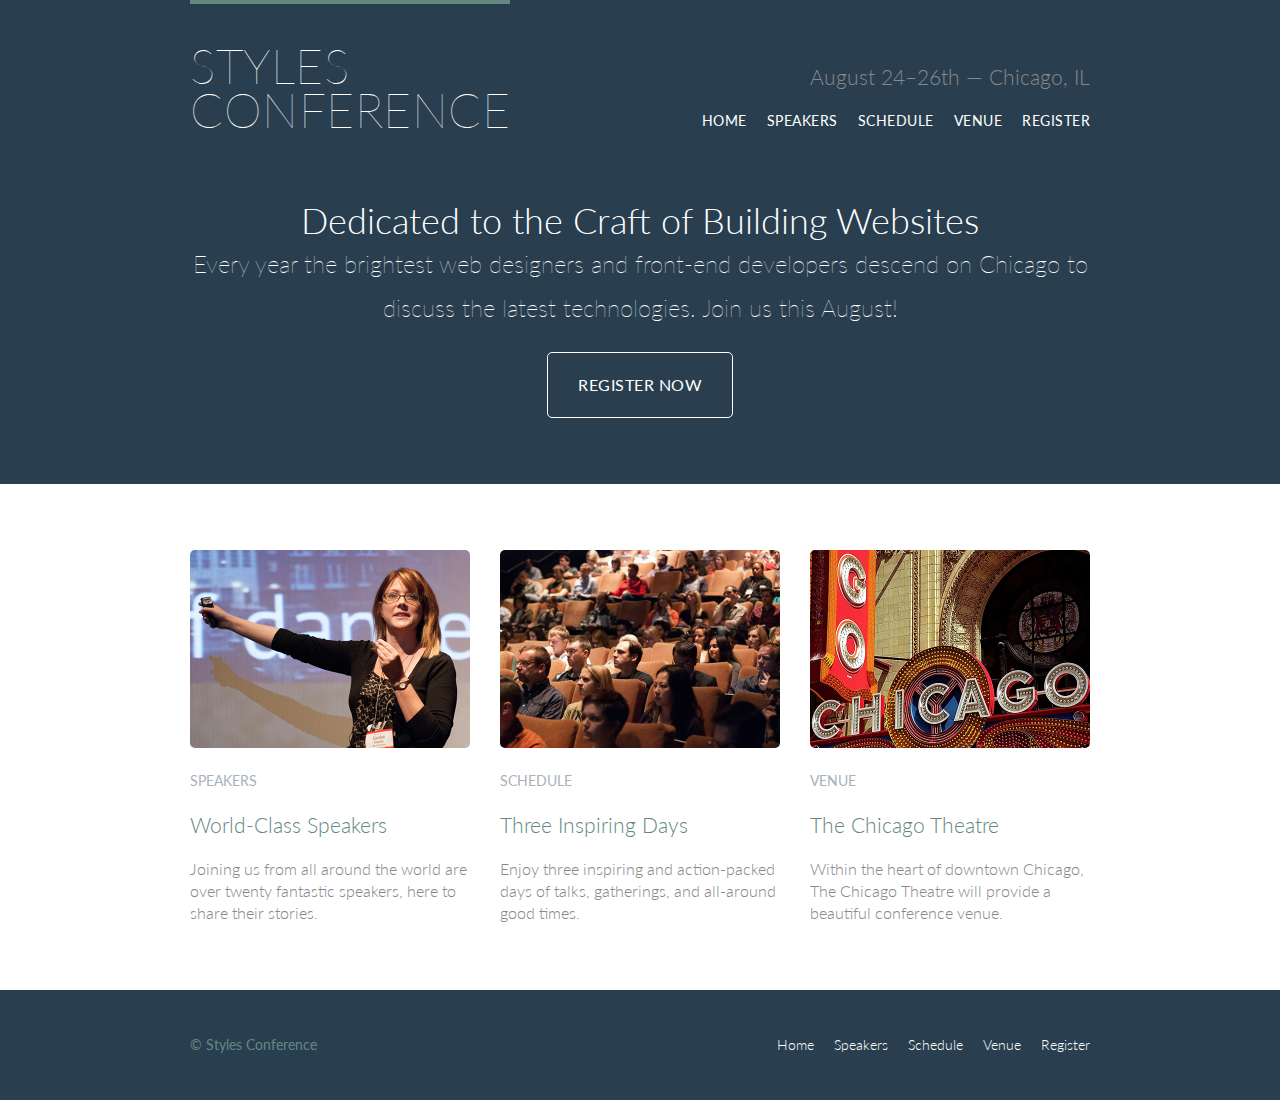
<file: index.html>
<!DOCTYPE html>
<html lang="en">

  <head>
    <meta charset="utf-8">
    <title>Styles Conference</title>
    <link rel="stylesheet" href="assets/stylesheets/main.css">
    <link rel="stylesheet" href="http://fonts.googleapis.com/css?family=Lato:100,300,400">
  </head>

  <body>

    <!-- Header -->

    <header class="primary-header container group">

      <h1 class="logo">
        <a href="index.html">Styles <br> Conference</a>
      </h1>

      <h3 class="tagline">August 24&ndash;26th &mdash; Chicago, IL</h3>

      <nav class="nav primary-nav">
        <ul>
          <li><a href="index.html">Home</a></li><!--
          --><li><a href="speakers.html">Speakers</a></li><!--
          --><li><a href="schedule.html">Schedule</a></li><!--
          --><li><a href="venue.html">Venue</a></li><!--
          --><li><a href="register.html">Register</a></li>
        </ul>
      </nav>

    </header>

    <!-- Hero -->

    <section class="hero container">

      <h2>Dedicated to the Craft of Building Websites</h2>

      <p>Every year the brightest web designers and front-end developers descend on Chicago to discuss the latest technologies. Join us this August!</p>

      <a class="btn btn-alt" href="register.html">Register Now</a>

    </section>

    <!-- Teasers -->

    <section class="row">
      <div class="grid">

        <!-- Speakers -->

        <section class="teaser col-1-3">
          <a href="speakers.html">
            <img src="assets/images/home/speakers.jpg" alt="Professional Speaker">
            <h5>Speakers</h5>
            <h3>World-Class Speakers</h3>
          </a>
          <p>Joining us from all around the world are over twenty fantastic speakers, here to share their stories.</p>
        </section><!--

        Schedule

        --><section class="teaser col-1-3">
          <a href="schedule.html">
            <img src="assets/images/home/schedule.jpg" alt="schedule">
            <h5>Schedule</h5>
            <h3>Three Inspiring Days</h3>
          </a>
          <p>Enjoy three inspiring and action-packed days of talks, gatherings, and all-around good times.</p>
        </section><!--

        Venue

        --><section class="teaser col-1-3">
          <a href="venue.html">
            <img src="assets/images/home/venue.jpg" alt="venue">
            <h5>Venue</h5>
            <h3>The Chicago Theatre</h3>
          </a>
          <p>Within the heart of downtown Chicago, The Chicago Theatre will provide a beautiful conference venue.</p>
        </section>

      </div>
    </section>

    <!-- Footer -->

    <footer class="primary-footer container group">

      <small>&copy; Styles Conference</small>

      <nav class="nav">
        <ul>
          <li><a href="index.html">Home</a></li><!--
          --><li><a href="speakers.html">Speakers</a></li><!--
          --><li><a href="schedule.html">Schedule</a></li><!--
          --><li><a href="venue.html">Venue</a></li><!--
          --><li><a href="register.html">Register</a></li>
        </ul>
      </nav>

    </footer>

  </body>
</html>
</file>
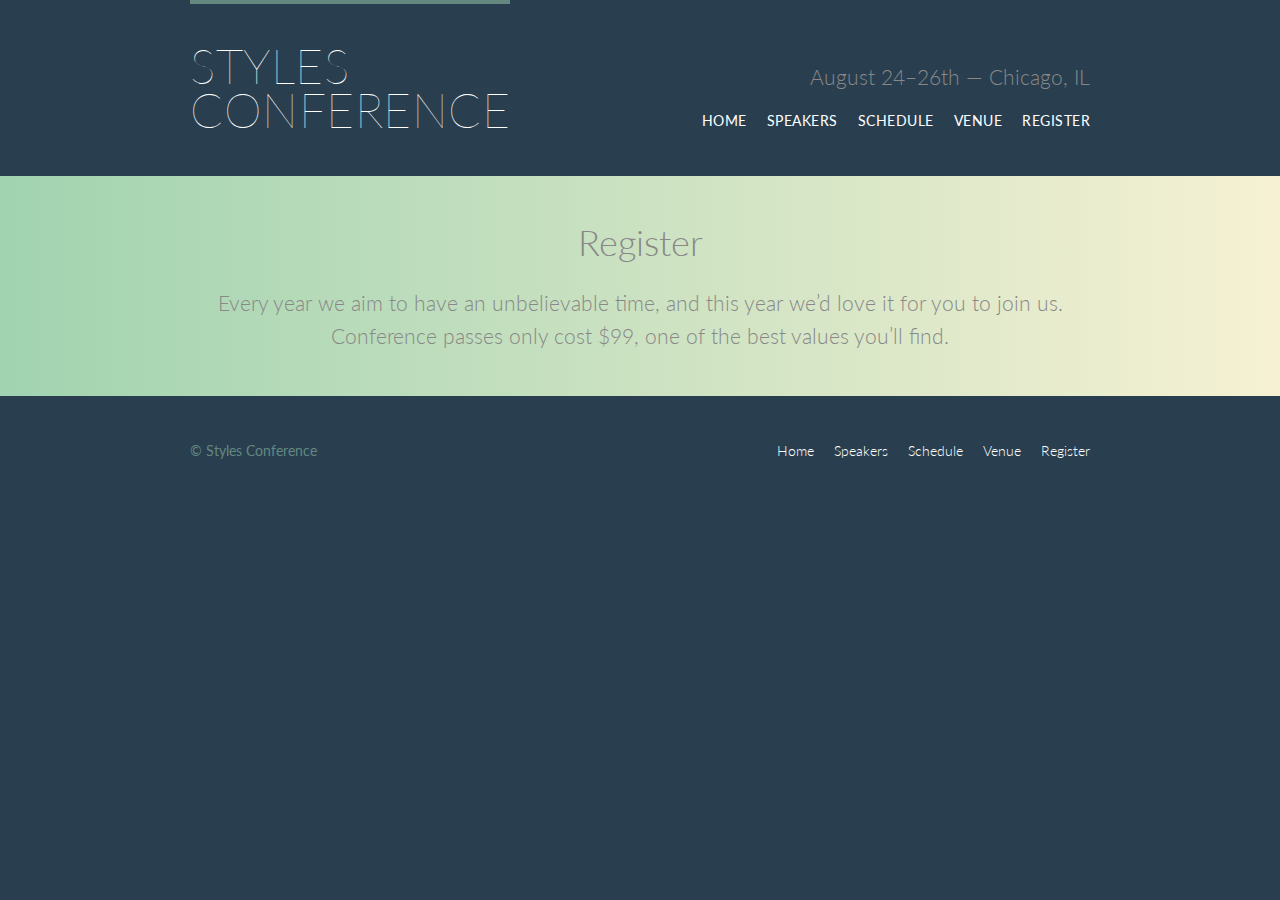
<file: register.html>
<!DOCTYPE html>
<html lang="en">

  <head>
    <meta charset="utf-8">
    <title>Register - Styles Conference</title>
    <link rel="stylesheet" href="assets/stylesheets/main.css">
    <link rel="stylesheet" href="http://fonts.googleapis.com/css?family=Lato:100,300,400">
  </head>

  <body>

    <!-- Header -->

    <header class="primary-header container group">

      <h1 class="logo">
        <a href="index.html">Styles <br> Conference</a>
      </h1>

      <h3 class="tagline">August 24&ndash;26th &mdash; Chicago, IL</h3>

      <nav class="nav primary-nav">
        <ul>
          <li><a href="index.html">Home</a></li><!--
          --><li><a href="speakers.html">Speakers</a></li><!--
          --><li><a href="schedule.html">Schedule</a></li><!--
          --><li><a href="venue.html">Venue</a></li><!--
          --><li><a href="register.html">Register</a></li>
        </ul>
      </nav>

    </header>

    <!-- Lead -->

    <section class="row-alt">
      <div class="lead container">

        <h1>Register</h1>

        <p>Every year we aim to have an unbelievable time, and this year we&#8217;d love it for you to join us. Conference passes only cost $99, one of the best values you&#8217;ll find.</p>

      </div>
    </section>

    <!-- Footer -->

    <footer class="primary-footer container group">

      <small>&copy; Styles Conference</small>

      <nav class="nav">
        <ul>
          <li><a href="index.html">Home</a></li><!--
          --><li><a href="speakers.html">Speakers</a></li><!--
          --><li><a href="schedule.html">Schedule</a></li><!--
          --><li><a href="venue.html">Venue</a></li><!--
          --><li><a href="register.html">Register</a></li>
        </ul>
      </nav>

    </footer>

  </body>
</html>
</file>
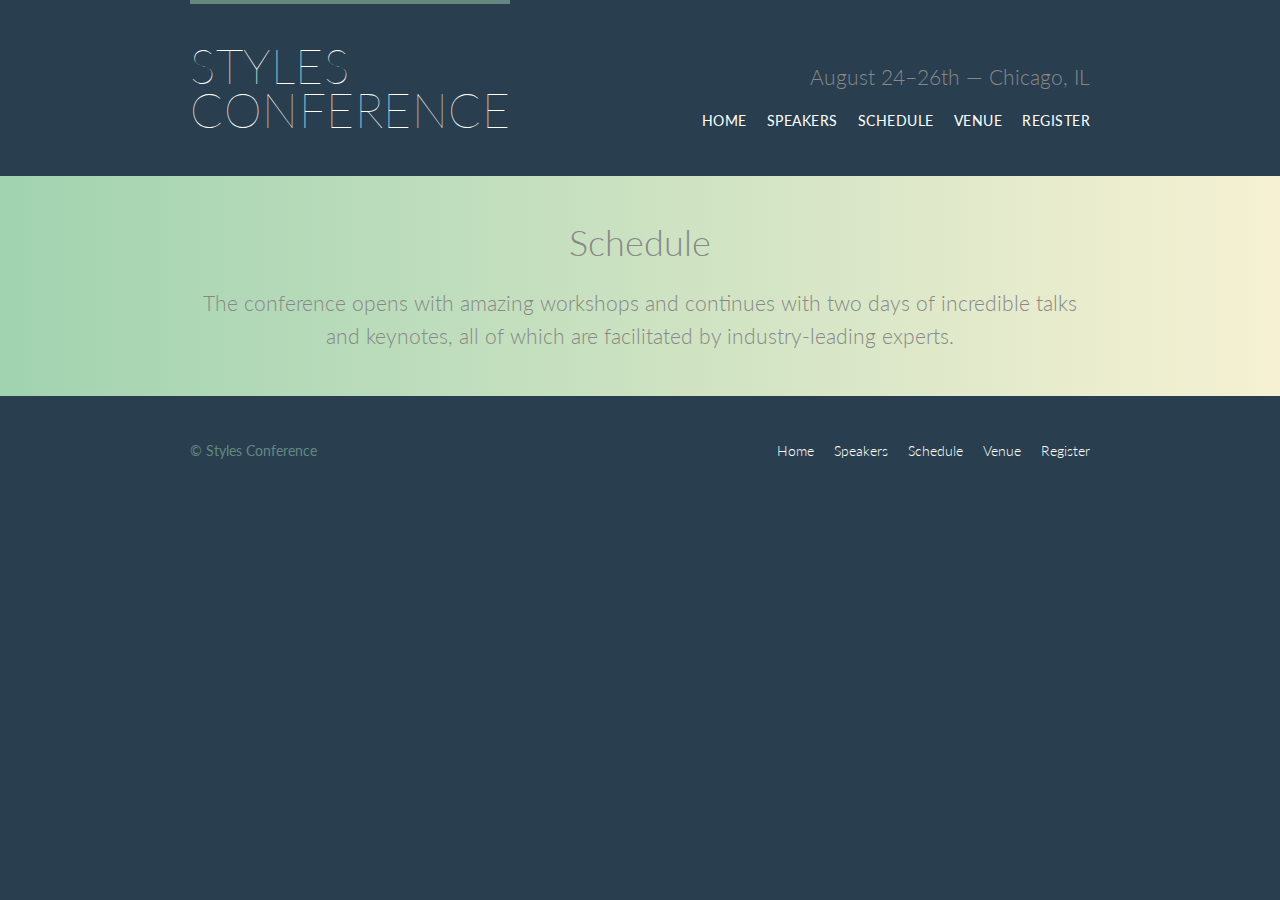
<file: schedule.html>
<!DOCTYPE html>
<html lang="en">

  <head>
    <meta charset="utf-8">
    <title>Schedule - Styles Conference</title>
    <link rel="stylesheet" href="assets/stylesheets/main.css">
    <link rel="stylesheet" href="http://fonts.googleapis.com/css?family=Lato:100,300,400">
  </head>

  <body>

    <!-- Header -->

    <header class="primary-header container group">

      <h1 class="logo">
        <a href="index.html">Styles <br> Conference</a>
      </h1>

      <h3 class="tagline">August 24&ndash;26th &mdash; Chicago, IL</h3>

      <nav class="nav primary-nav">
        <ul>
          <li><a href="index.html">Home</a></li><!--
          --><li><a href="speakers.html">Speakers</a></li><!--
          --><li><a href="schedule.html">Schedule</a></li><!--
          --><li><a href="venue.html">Venue</a></li><!--
          --><li><a href="register.html">Register</a></li>
        </ul>
      </nav>

    </header>

    <!-- Lead -->

    <section class="row-alt">
      <div class="lead container">

        <h1>Schedule</h1>

        <p>The conference opens with amazing workshops and continues with two days of incredible talks and keynotes, all of which are facilitated by industry-leading experts.</p>

      </div>
    </section>

    <!-- Footer -->

    <footer class="primary-footer container group">

      <small>&copy; Styles Conference</small>

      <nav class="nav">
        <ul>
          <li><a href="index.html">Home</a></li><!--
          --><li><a href="speakers.html">Speakers</a></li><!--
          --><li><a href="schedule.html">Schedule</a></li><!--
          --><li><a href="venue.html">Venue</a></li><!--
          --><li><a href="register.html">Register</a></li>
        </ul>
      </nav>

    </footer>

  </body>
</html>
</file>
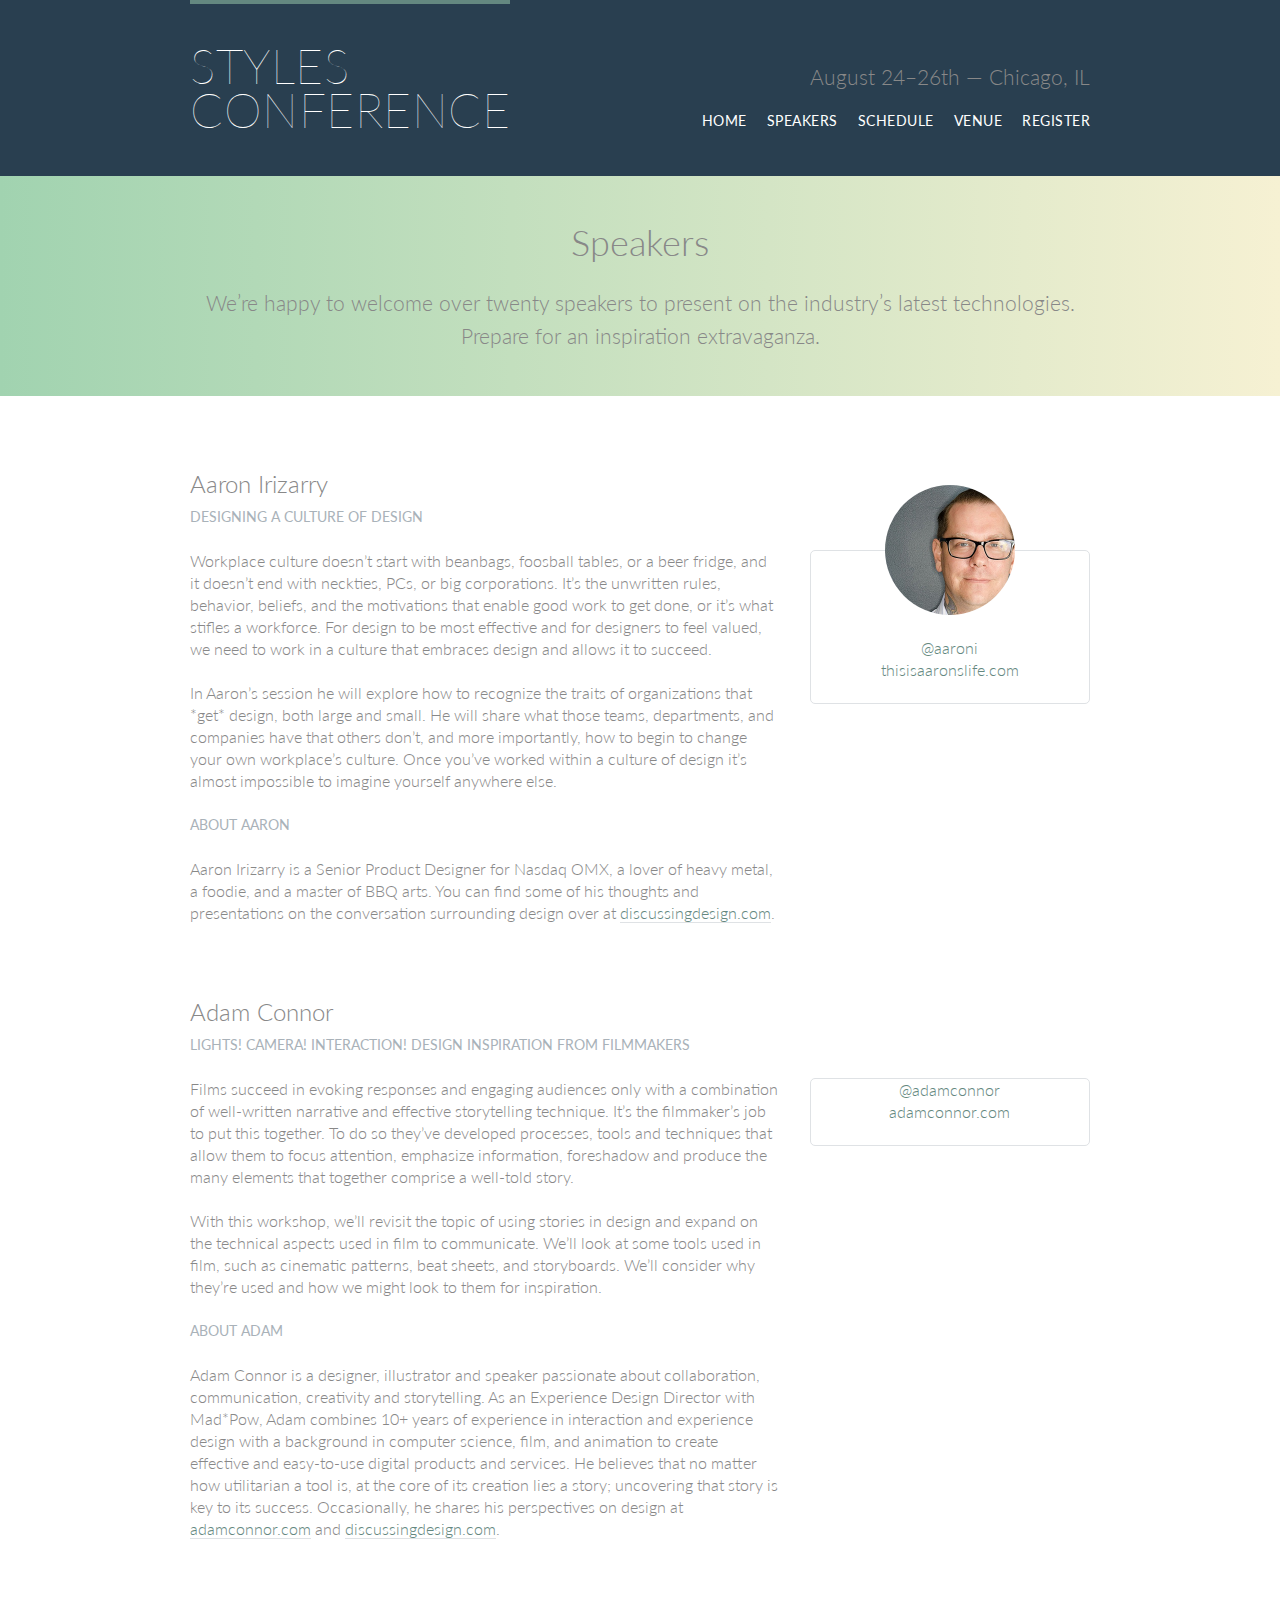
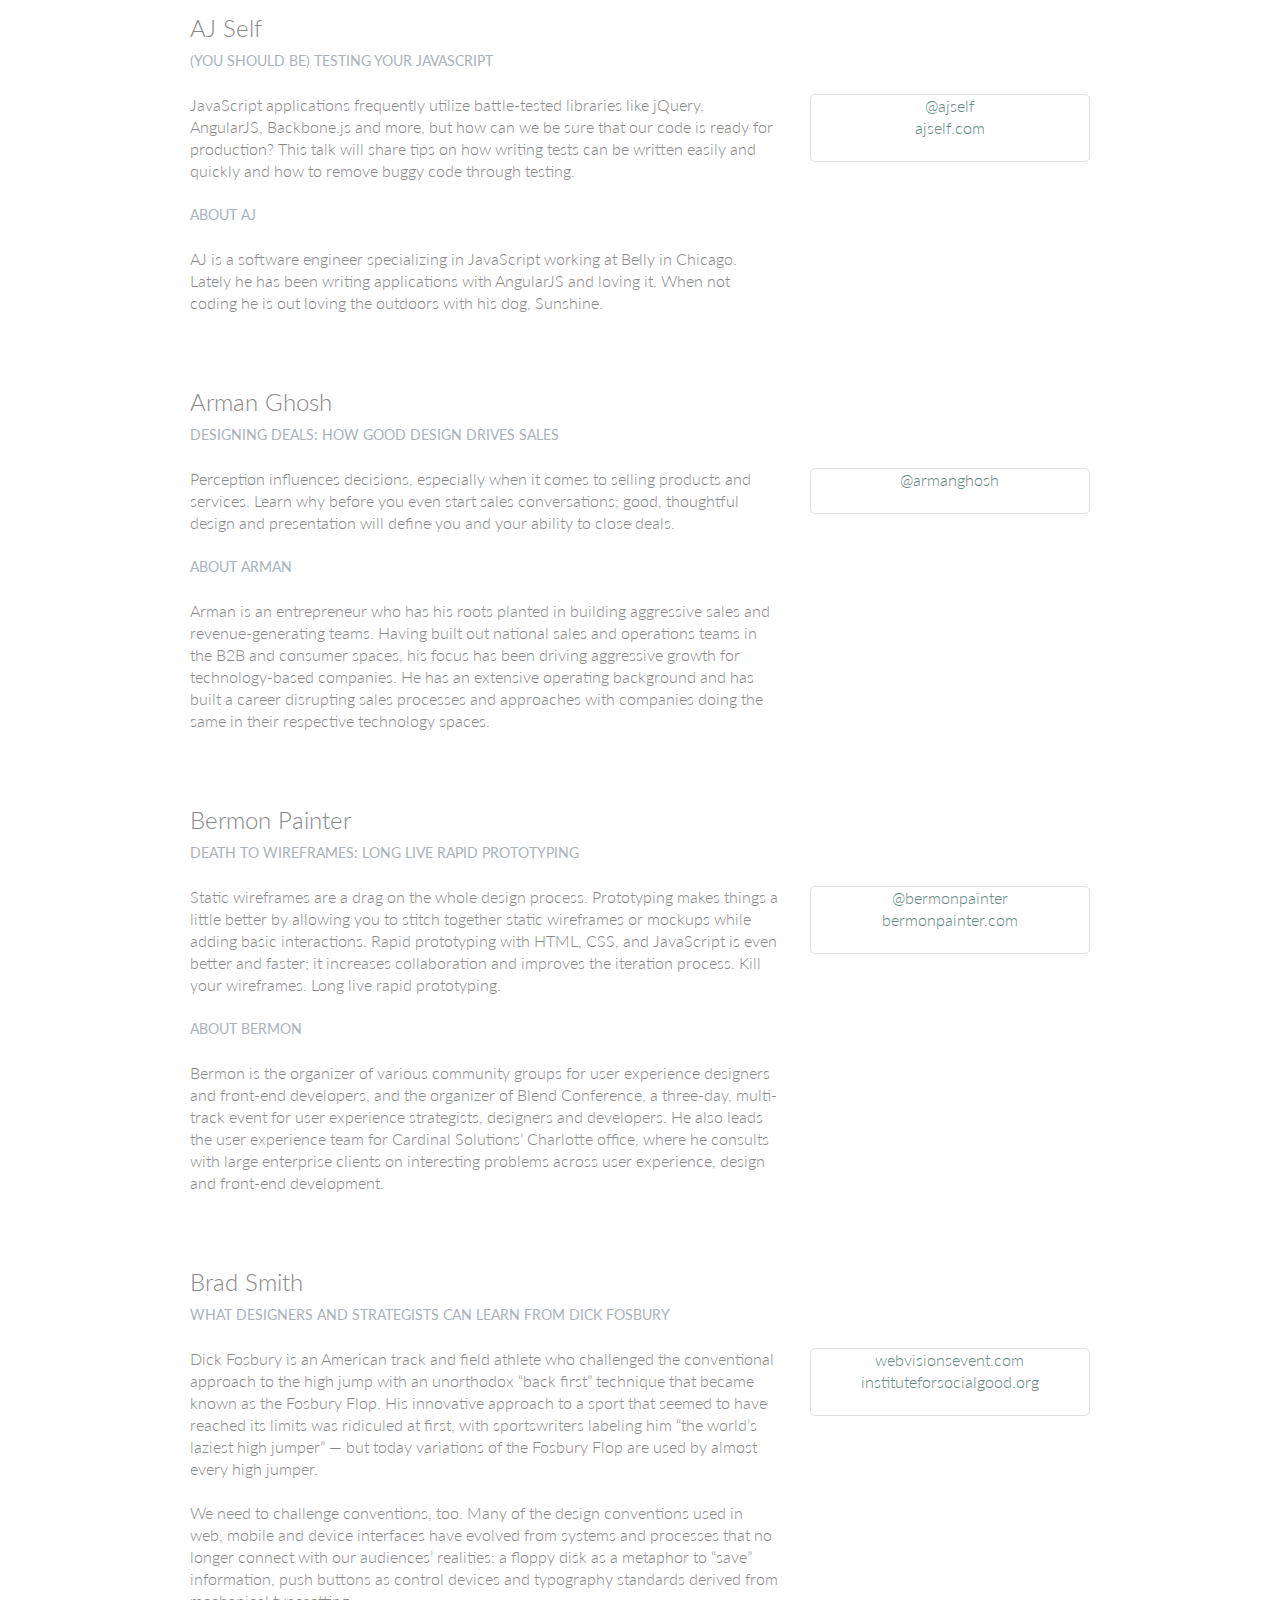
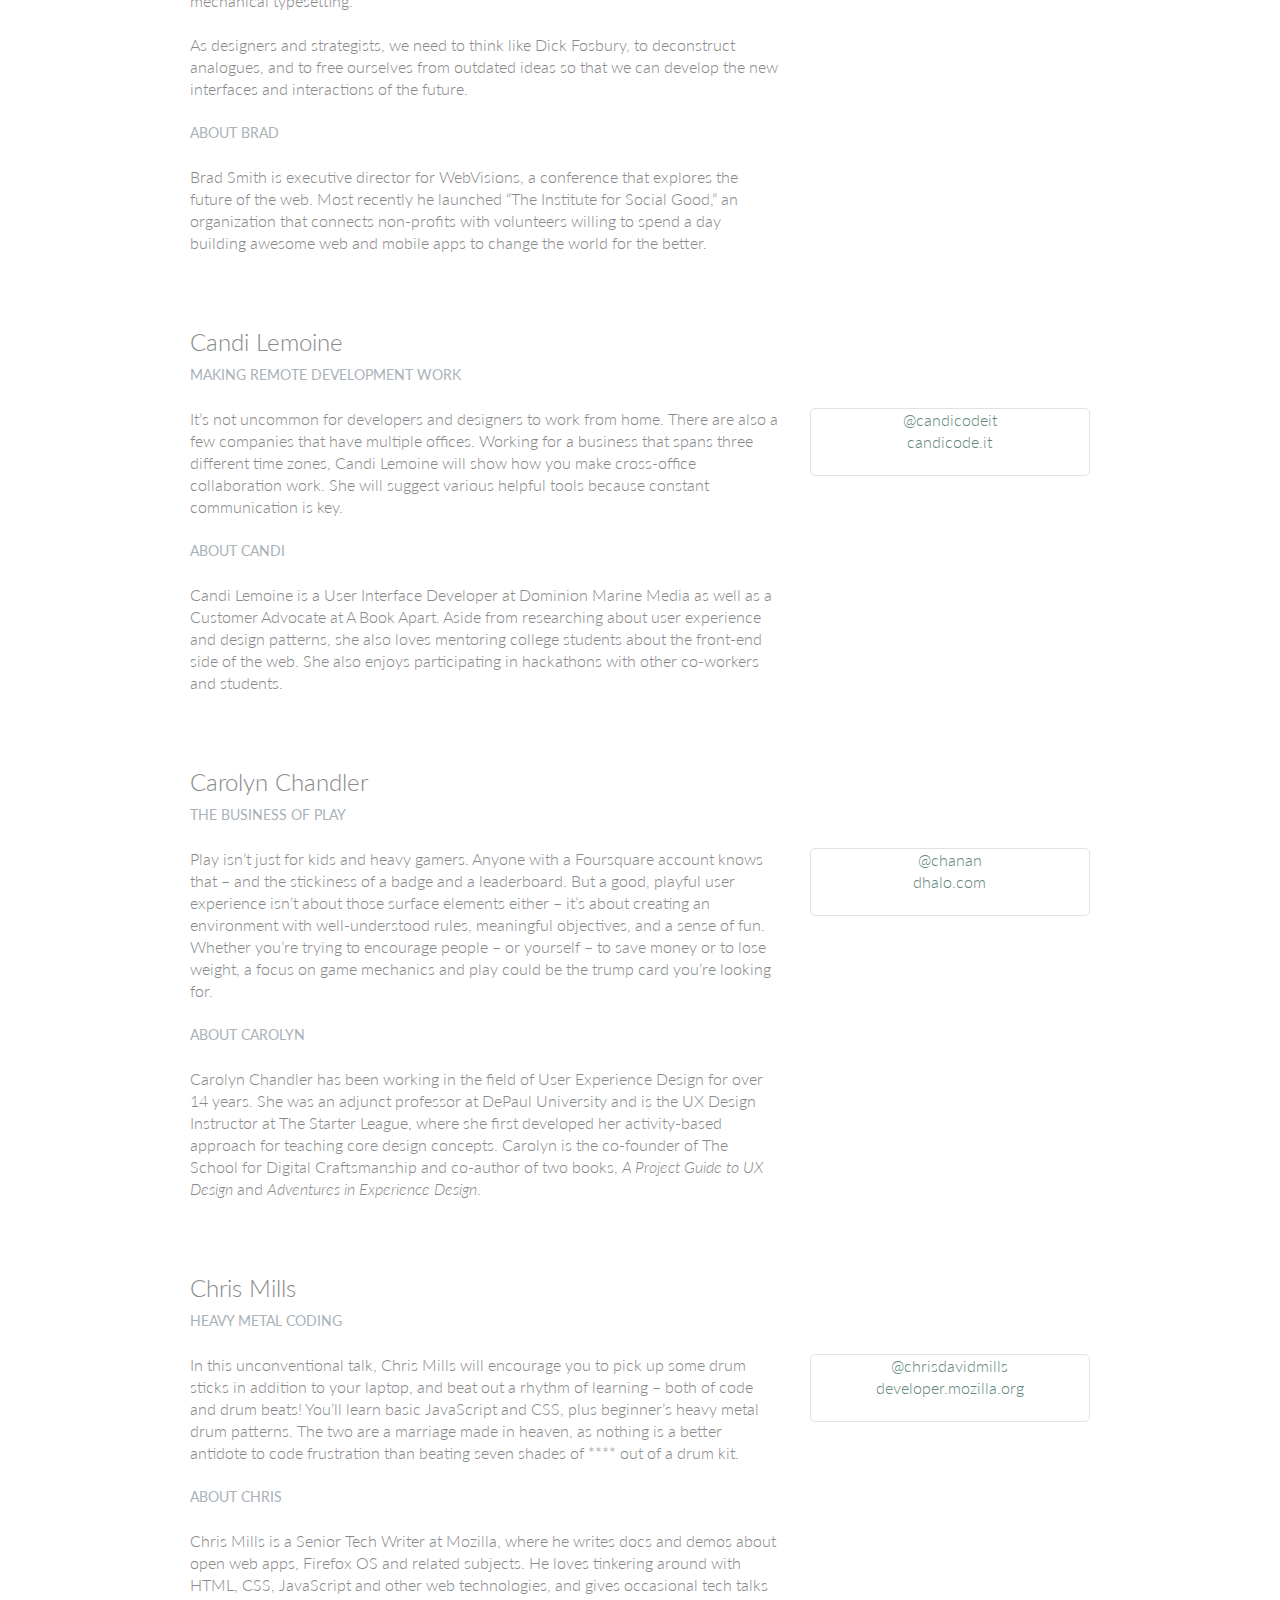
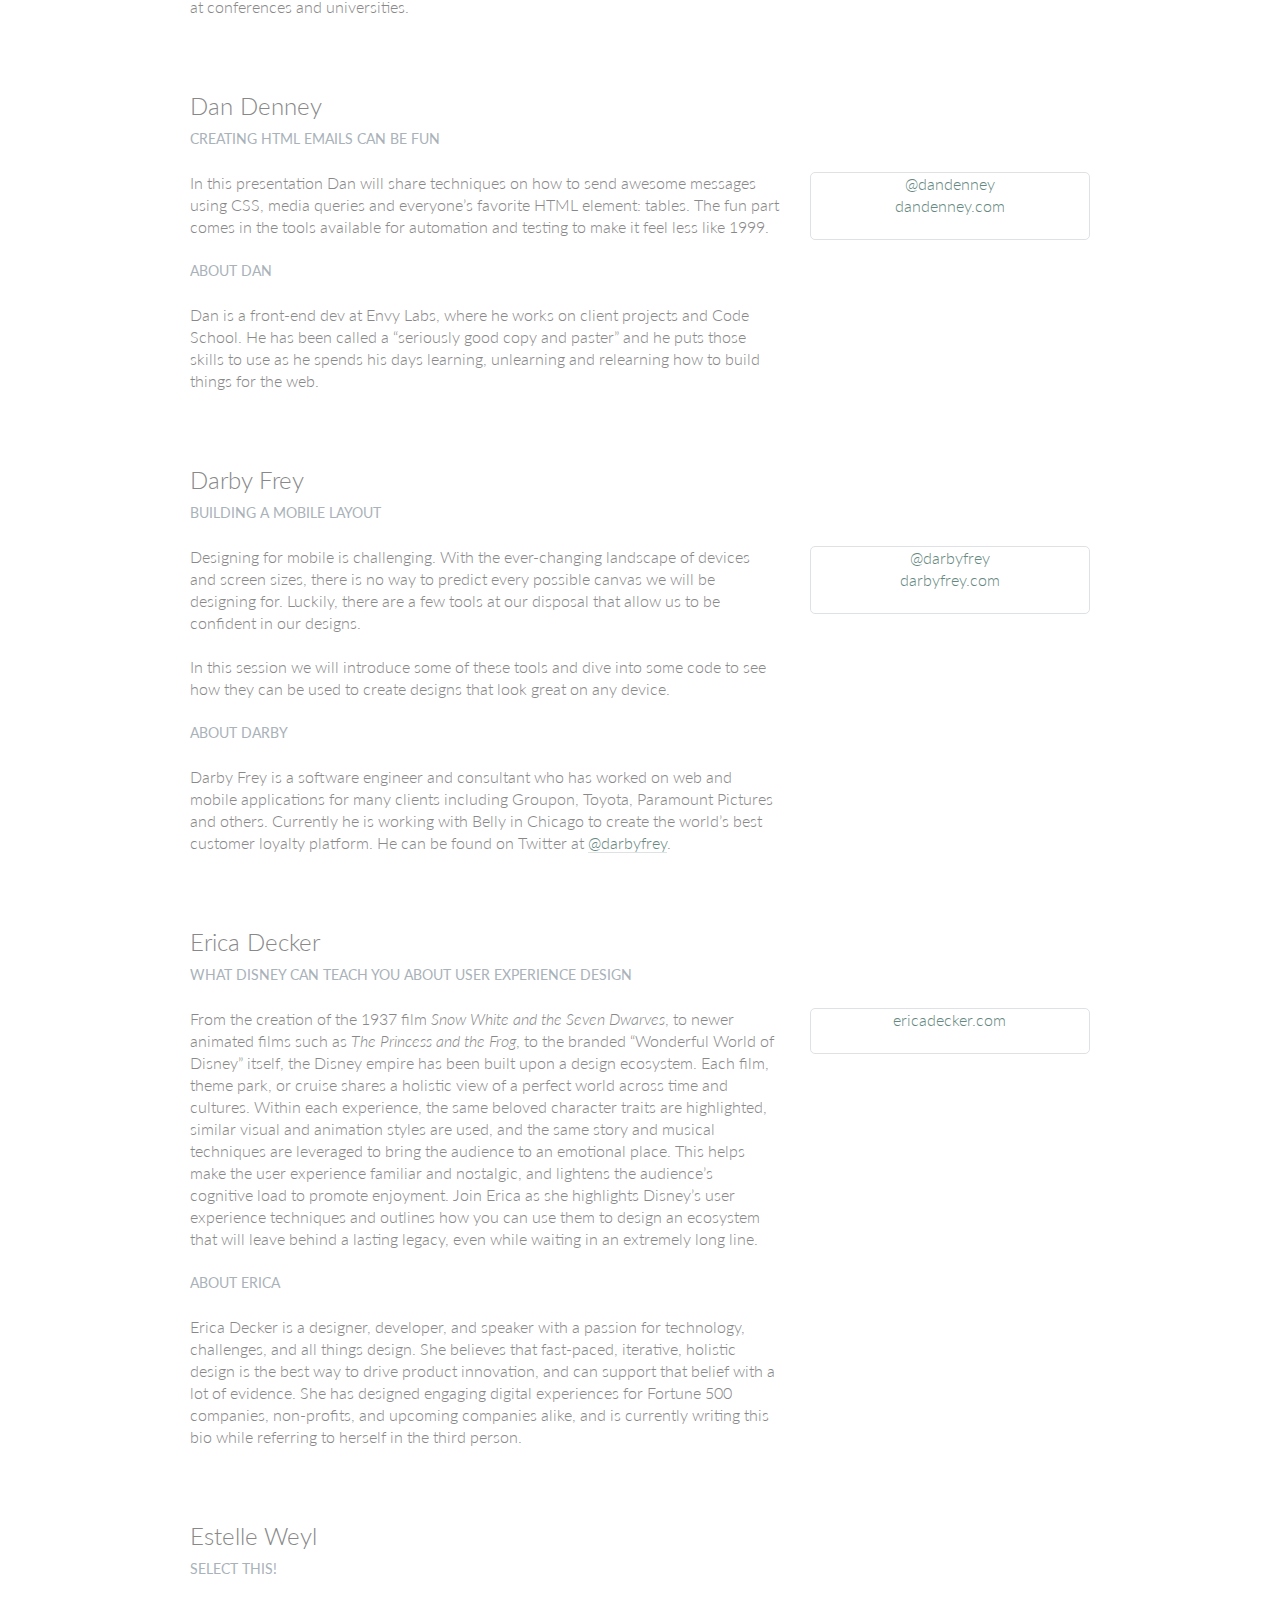
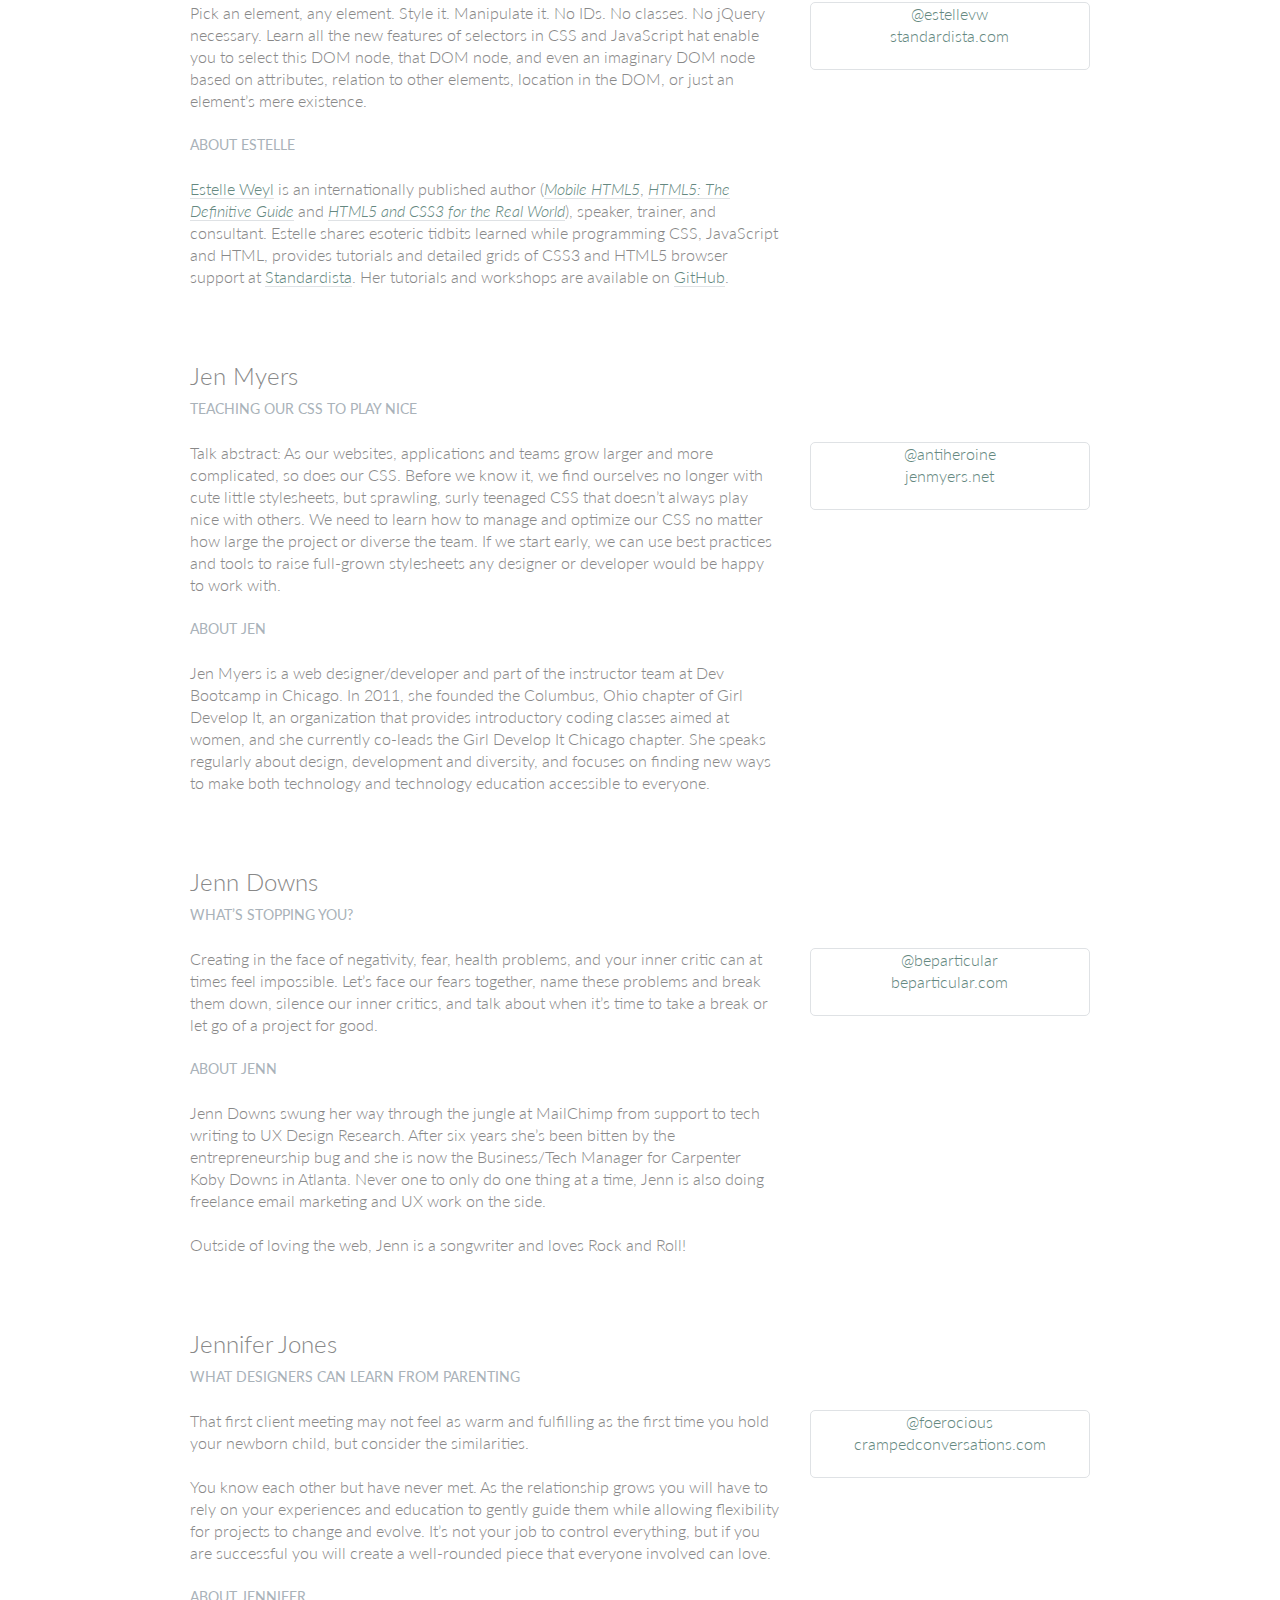
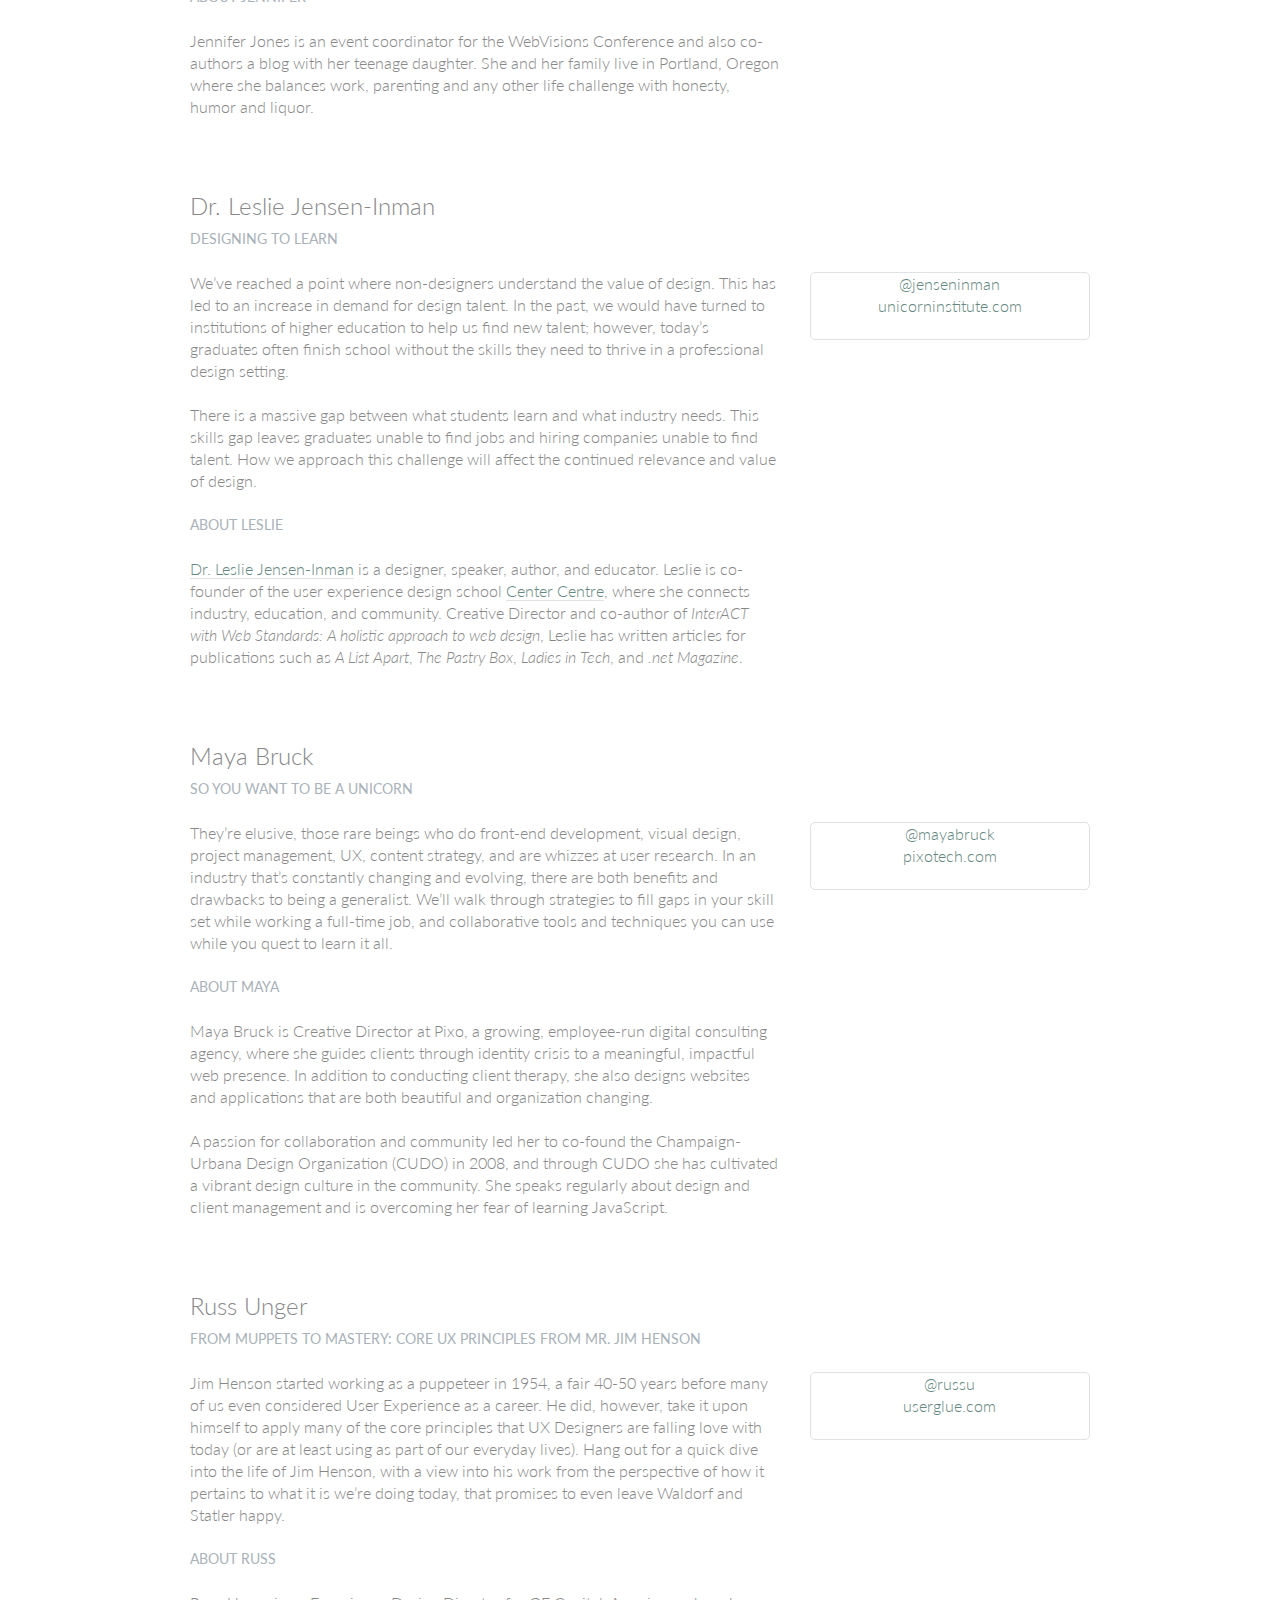
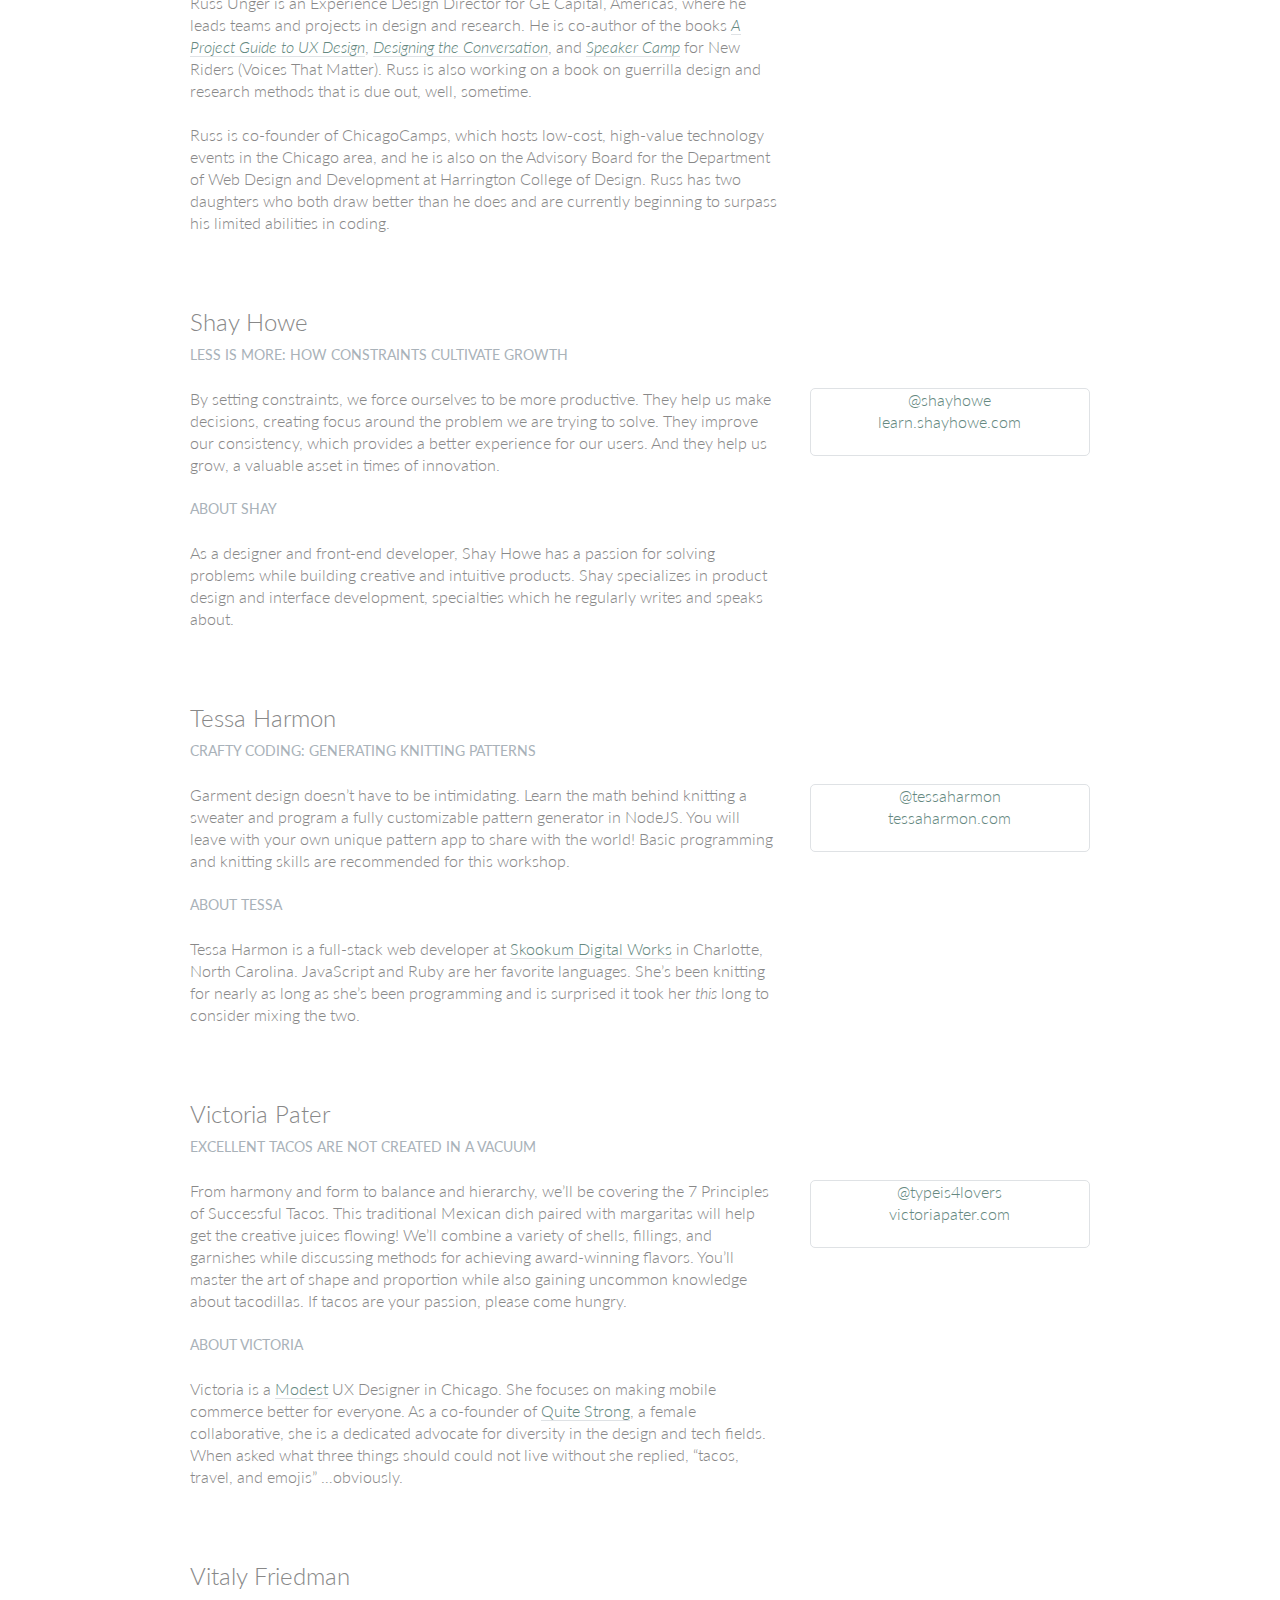
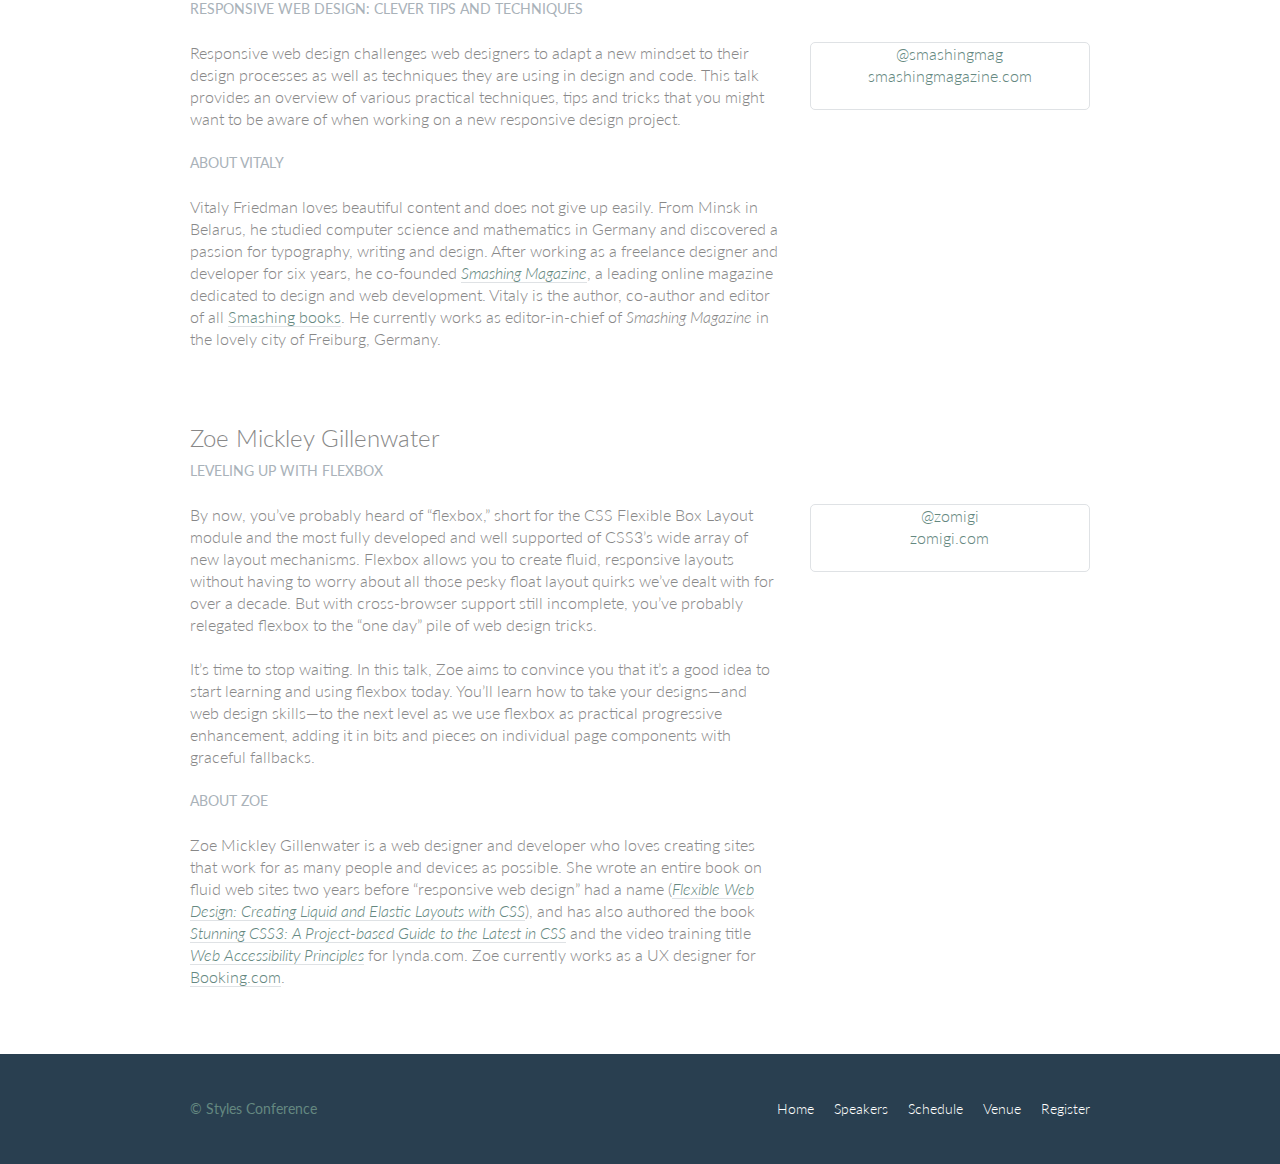
<file: speakers.html>
<!DOCTYPE html>
<html lang="en">

  <head>
    <meta charset="utf-8">
    <title>Speakers - Styles Conference</title>
    <link rel="stylesheet" href="assets/stylesheets/main.css">
    <link rel="stylesheet" href="http://fonts.googleapis.com/css?family=Lato:100,300,400">
  </head>

  <body>

    <!-- Header -->

    <header class="primary-header container group">

      <h1 class="logo">
        <a href="index.html">Styles <br> Conference</a>
      </h1>

      <h3 class="tagline">August 24&ndash;26th &mdash; Chicago, IL</h3>

      <nav class="nav primary-nav">
        <ul>
          <li><a href="index.html">Home</a></li><!--
          --><li><a href="speakers.html">Speakers</a></li><!--
          --><li><a href="schedule.html">Schedule</a></li><!--
          --><li><a href="venue.html">Venue</a></li><!--
          --><li><a href="register.html">Register</a></li>
        </ul>
      </nav>

    </header>

    <!-- Lead -->

    <section class="row-alt">
      <div class="lead container">

        <h1>Speakers</h1>

        <p>We&#8217;re happy to welcome over twenty speakers to present on the industry&#8217;s latest technologies. Prepare for an inspiration extravaganza.</p>

      </div>
    </section>

    <!-- Main content -->

    <section class="row">
      <div class="grid">

        <!-- Aaron Irizarry -->

        <section class="speaker" id="aaron-irizarry">

          <div class="col-2-3">

            <h2>Aaron Irizarry</h2>
            <h5>Designing a Culture of Design</h5>

            <p>Workplace culture doesn&#8217;t start with beanbags, foosball tables, or a beer fridge, and it doesn&#8217;t end with neckties, PCs, or big corporations. It&#8217;s the unwritten rules, behavior, beliefs, and the motivations that enable good work to get done, or it&#8217;s what stifles a workforce. For design to be most effective and for designers to feel valued, we need to work in a culture that embraces design and allows it to succeed.</p>

            <p>In Aaron&#8217;s session he will explore how to recognize the traits of organizations that *get* design, both large and small. He will share what those teams, departments, and companies have that others don&#8217;t, and more importantly, how to begin to change your own workplace&#8217;s culture. Once you&#8217;ve worked within a culture of design it&#8217;s almost impossible to imagine yourself anywhere else.</p>

            <h5>About Aaron</h5>

            <p>Aaron Irizarry is a Senior Product Designer for Nasdaq OMX, a lover of heavy metal, a foodie, and a master of BBQ arts. You can find some of his thoughts and presentations on the conversation surrounding design over at <a href="http://www.discussingdesign.com/">discussingdesign.com</a>.</p>

          </div><!--

          --><aside class="col-1-3">
            <div class="speaker-info">
<img src="assets/images/speakers/aaron-irizarry.jpg">
              <ul>
                <li><a href="https://twitter.com/aaroni">@aaroni</a></li>
                <li><a href="http://www.thisisaaronslife.com/">thisisaaronslife.com</a></li>
              </ul>

            </div>
          </aside>

        </section>

        <!-- Adam Connor -->

        <section class="speaker" id="adam-connor">

          <div class="col-2-3">

            <h2>Adam Connor</h2>
            <h5>Lights! Camera! Interaction! Design Inspiration from Filmmakers</h5>

            <p>Films succeed in evoking responses and engaging audiences only with a combination of well-written narrative and effective storytelling technique. It&#8217;s the filmmaker&#8217;s job to put this together. To do so they&#8217;ve developed processes, tools and techniques that allow them to focus attention, emphasize information, foreshadow and produce the many elements that together comprise a well-told story.</p>

            <p>With this workshop, we&#8217;ll revisit the topic of using stories in design and expand on the technical aspects used in film to communicate. We&#8217;ll look at some tools used in film, such as cinematic patterns, beat sheets, and storyboards. We&#8217;ll consider why they&#8217;re used and how we might look to them for inspiration.</p>

            <h5>About Adam</h5>

            <p>Adam Connor is a designer, illustrator and speaker passionate about collaboration, communication, creativity and storytelling. As an Experience Design Director with Mad*Pow, Adam combines 10+ years of experience in interaction and experience design with a background in computer science, film, and animation to create effective and easy-to-use digital products and services. He believes that no matter how utilitarian a tool is, at the core of its creation lies a story; uncovering that story is key to its success. Occasionally, he shares his perspectives on design at <a href="http://adamconnor.com/">adamconnor.com</a> and <a href="http://www.discussingdesign.com/">discussingdesign.com</a>.</p>

          </div><!--

          --><aside class="col-1-3">
            <div class="speaker-info">

              <ul>
                <li><a href="https://twitter.com/adamconnor">@adamconnor</a></li>
                <li><a href="http://adamconnor.com/">adamconnor.com</a></li>
              </ul>

            </div>
          </aside>

        </section>

        <!-- AJ Self -->

        <section class="speaker" id="aj-self">

          <div class="col-2-3">

            <h2>AJ Self</h2>
            <h5>(You Should Be) Testing Your JavaScript</h5>

            <p>JavaScript applications frequently utilize battle-tested libraries like jQuery, AngularJS, Backbone.js and more, but how can we be sure that our code is ready for production? This talk will share tips on how writing tests can be written easily and quickly and how to remove buggy code through testing.</p>

            <h5>About AJ</h5>

            <p>AJ is a software engineer specializing in JavaScript working at Belly in Chicago. Lately he has been writing applications with AngularJS and loving it. When not coding he is out loving the outdoors with his dog, Sunshine.</p>

          </div><!--

          --><aside class="col-1-3">
            <div class="speaker-info">

              <ul>
                <li><a href="https://twitter.com/ajself">@ajself</a></li>
                <li><a href="http://www.ajself.com/">ajself.com</a></li>
              </ul>

            </div>
          </aside>

        </section>

        <!-- Arman Ghosh -->

        <section class="speaker" id="arman-ghosh">

          <div class="col-2-3">

            <h2>Arman Ghosh</h2>
            <h5>Designing Deals: How Good Design Drives Sales</h5>

            <p>Perception influences decisions, especially when it comes to selling products and services. Learn why before you even start sales conversations; good, thoughtful design and presentation will define you and your ability to close deals.</p>

            <h5>About Arman</h5>

            <p>Arman is an entrepreneur who has his roots planted in building aggressive sales and revenue-generating teams. Having built out national sales and operations teams in the B2B and consumer spaces, his focus has been driving aggressive growth for technology-based companies. He has an extensive operating background and has built a career disrupting sales processes and approaches with companies doing the same in their respective technology spaces.</p>

          </div><!--

          --><aside class="col-1-3">
            <div class="speaker-info">

              <ul>
                <li><a href="https://twitter.com/armanghosh">@armanghosh</a></li>
              </ul>

            </div>
          </aside>

        </section>

        <!-- Bermon Painter -->

        <section class="speaker" id="bermon-painter">

          <div class="col-2-3">

            <h2>Bermon Painter</h2>
            <h5>Death to Wireframes: Long Live Rapid Prototyping</h5>

            <p>Static wireframes are a drag on the whole design process. Prototyping makes things a little better by allowing you to stitch together static wireframes or mockups while adding basic interactions. Rapid prototyping with HTML, CSS, and JavaScript is even better and faster; it increases collaboration and improves the iteration process. Kill your wireframes. Long live rapid prototyping.</p>

            <h5>About Bermon</h5>

            <p>Bermon is the organizer of various community groups for user experience designers and front-end developers, and the organizer of Blend Conference, a three-day, multi-track event for user experience strategists, designers and developers. He also leads the user experience team for Cardinal Solutions&#8217; Charlotte office, where he consults with large enterprise clients on interesting problems across user experience, design and front-end development.</p>

          </div><!--

          --><aside class="col-1-3">
            <div class="speaker-info">

              <ul>
                <li><a href="https://twitter.com/bermonpainter">@bermonpainter</a></li>
                <li><a href="http://bermonpainter.com/">bermonpainter.com</a></li>
              </ul>

            </div>
          </aside>

        </section>

        <!-- Brad Smith -->

        <section class="speaker" id="brad-smith">

          <div class="col-2-3">

            <h2>Brad Smith</h2>
            <h5>What Designers and Strategists Can Learn from Dick Fosbury</h5>

            <p>Dick Fosbury is an American track and field athlete who challenged the conventional approach to the high jump with an unorthodox &#8220;back first&#8221; technique that became known as the Fosbury Flop. His innovative approach to a sport that seemed to have reached its limits was ridiculed at first, with sportswriters labeling him &#8220;the world&#8217;s laziest high jumper&#8221; &#8212; but today variations of the Fosbury Flop are used by almost every high jumper.</p>

            <p>We need to challenge conventions, too. Many of the design conventions used in web, mobile and device interfaces have evolved from systems and processes that no longer connect with our audiences&#8217; realities: a floppy disk as a metaphor to &#8220;save&#8221; information, push buttons as control devices and typography standards derived from mechanical typesetting.</p>

            <p>As designers and strategists, we need to think like Dick Fosbury, to deconstruct analogues, and to free ourselves from outdated ideas so that we can develop the new interfaces and interactions of the future.</p>

            <h5>About Brad</h5>

            <p>Brad Smith is executive director for WebVisions, a conference that explores the future of the web. Most recently he launched &#8220;The Institute for Social Good,&#8221; an organization that connects non-profits with volunteers willing to spend a day building awesome web and mobile apps to change the world for the better.</p>

          </div><!--

          --><aside class="col-1-3">
            <div class="speaker-info">

              <ul>
                <li><a href="http://www.webvisionsevent.com/">webvisionsevent.com</a></li>
                <li><a href="http://www.instituteforsocialgood.org/">instituteforsocialgood.org</a></li>
              </ul>

            </div>
          </aside>

        </section>

        <!-- Candi Lemoine -->

        <section class="speaker" id="candi-lemoine">

          <div class="col-2-3">

            <h2>Candi Lemoine</h2>
            <h5>Making Remote Development Work</h5>

            <p>It&#8217;s not uncommon for developers and designers to work from home. There are also a few companies that have multiple offices. Working for a business that spans three different time zones, Candi Lemoine will show how you make cross-office collaboration work. She will suggest various helpful tools because constant communication is key.</p>

            <h5>About Candi</h5>

            <p>Candi Lemoine is a User Interface Developer at Dominion Marine Media as well as a Customer Advocate at A Book Apart. Aside from researching about user experience and design patterns, she also loves mentoring college students about the front-end side of the web. She also enjoys participating in hackathons with other co-workers and students.</p>

          </div><!--

          --><aside class="col-1-3">
            <div class="speaker-info">

              <ul>
                <li><a href="https://twitter.com/candicodeit">@candicodeit</a></li>
                <li><a href="http://candicode.it/">candicode.it</a></li>
              </ul>

            </div>
          </aside>

        </section>

        <!-- Carolyn Chandler -->

        <section class="speaker" id="carolyn-chandler">

          <div class="col-2-3">

            <h2>Carolyn Chandler</h2>
            <h5>The Business of Play</h5>

            <p>Play isn&#8217;t just for kids and heavy gamers. Anyone with a Foursquare account knows that &#8211; and the stickiness of a badge and a leaderboard. But a good, playful user experience isn&#8217;t about those surface elements either &#8211; it&#8217;s about creating an environment with well-understood rules, meaningful objectives, and a sense of fun. Whether you&#8217;re trying to encourage people &#8211; or yourself &#8211; to save money or to lose weight, a focus on game mechanics and play could be the trump card you&#8217;re looking for.</p>

            <h5>About Carolyn</h5>

            <p>Carolyn Chandler has been working in the field of User Experience Design for over 14 years. She was an adjunct professor at DePaul University and is the UX Design Instructor at The Starter League, where she first developed her activity-based approach for teaching core design concepts. Carolyn is the co-founder of The School for Digital Craftsmanship and co-author of two books, <cite>A Project Guide to UX Design</cite> and <cite>Adventures in Experience Design</cite>.</p>

          </div><!--

          --><aside class="col-1-3">
            <div class="speaker-info">

              <ul>
                <li><a href="https://twitter.com/chanan">@chanan</a></li>
                <li><a href="http://www.dhalo.com/">dhalo.com</a></li>
              </ul>

            </div>
          </aside>

        </section>

        <!-- Chris Mills -->

        <section class="speaker" id="chris-mills">

          <div class="col-2-3">

            <h2>Chris Mills</h2>
            <h5>Heavy Metal Coding</h5>

            <p>In this unconventional talk, Chris Mills will encourage you to pick up some drum sticks in addition to your laptop, and beat out a rhythm of learning &#8211; both of code and drum beats! You&#8217;ll learn basic JavaScript and CSS, plus beginner&#8217;s heavy metal drum patterns. The two are a marriage made in heaven, as nothing is a better antidote to code frustration than beating seven shades of **** out of a drum kit.</p>

            <h5>About Chris</h5>

            <p>Chris Mills is a Senior Tech Writer at Mozilla, where he writes docs and demos about open web apps, Firefox OS and related subjects. He loves tinkering around with HTML, CSS, JavaScript and other web technologies, and gives occasional tech talks at conferences and universities.</p>

          </div><!--

          --><aside class="col-1-3">
            <div class="speaker-info">

              <ul>
                <li><a href="https://twitter.com/chrisdavidmills">@chrisdavidmills</a></li>
                <li><a href="https://developer.mozilla.org/">developer.mozilla.org</a></li>
              </ul>

            </div>
          </aside>

        </section>

        <!-- Dan Denney -->

        <section class="speaker" id="dan-denney">

          <div class="col-2-3">

            <h2>Dan Denney</h2>
            <h5>Creating HTML Emails Can Be Fun</h5>

            <p>In this presentation Dan will share techniques on how to send awesome messages using CSS, media queries and everyone&#8217;s favorite HTML element: tables. The fun part comes in the tools available for automation and testing to make it feel less like 1999.</p>

            <h5>About Dan</h5>

            <p>Dan is a front-end dev at Envy Labs, where he works on client projects and Code School. He has been called a &#8220;seriously good copy and paster&#8221; and he puts those skills to use as he spends his days learning, unlearning and relearning how to build things for the web.</p>

          </div><!--

          --><aside class="col-1-3">
            <div class="speaker-info">

              <ul>
                <li><a href="https://twitter.com/dandenney">@dandenney</a></li>
                <li><a href="http://dandenney.com/">dandenney.com</a></li>
              </ul>

            </div>
          </aside>

        </section>

        <!-- Darby Frey -->

        <section class="speaker" id="darby-frey">

          <div class="col-2-3">

            <h2>Darby Frey</h2>
            <h5>Building a Mobile Layout</h5>

            <p>Designing for mobile is challenging. With the ever-changing landscape of devices and screen sizes, there is no way to predict every possible canvas we will be designing for. Luckily, there are a few tools at our disposal that allow us to be confident in our designs.</p>

            <p>In this session we will introduce some of these tools and dive into some code to see how they can be used to create designs that look great on any device.</p>

            <h5>About Darby</h5>

            <p>Darby Frey is a software engineer and consultant who has worked on web and mobile applications for many clients including Groupon, Toyota, Paramount Pictures and others. Currently he is working with Belly in Chicago to create the world&#8217;s best customer loyalty platform. He can be found on Twitter at <a href="https://twitter.com/darbyfrey">@darbyfrey</a>.</p>

          </div><!--

          --><aside class="col-1-3">
            <div class="speaker-info">

              <ul>
                <li><a href="https://twitter.com/darbyfrey">@darbyfrey</a></li>
                <li><a href="http://darbyfrey.com/">darbyfrey.com</a></li>
              </ul>

            </div>
          </aside>

        </section>

        <!-- Erica Decker -->

        <section class="speaker" id="erica-decker">

          <div class="col-2-3">

            <h2>Erica Decker</h2>
            <h5>What Disney Can Teach You about User Experience Design</h5>

            <p>From the creation of the 1937 film <cite>Snow White and the Seven Dwarves</cite>, to newer animated films such as <cite>The Princess and the Frog</cite>, to the branded &#8220;Wonderful World of Disney&#8221; itself, the Disney empire has been built upon a design ecosystem. Each film, theme park, or cruise shares a holistic view of a perfect world across time and cultures. Within each experience, the same beloved character traits are highlighted, similar visual and animation styles are used, and the same story and musical techniques are leveraged to bring the audience to an emotional place. This helps make the user experience familiar and nostalgic, and lightens the audience&#8217;s cognitive load to promote enjoyment. Join Erica as she highlights Disney&#8217;s user experience techniques and outlines how you can use them to design an ecosystem that will leave behind a lasting legacy, even while waiting in an extremely long line.</p>

            <h5>About Erica</h5>

            <p>Erica Decker is a designer, developer, and speaker with a passion for technology, challenges, and all things design. She believes that fast-paced, iterative, holistic design is the best way to drive product innovation, and can support that belief with a lot of evidence. She has designed engaging digital experiences for Fortune 500 companies, non-profits, and upcoming companies alike, and is currently writing this bio while referring to herself in the third person.</p>

          </div><!--

          --><aside class="col-1-3">
            <div class="speaker-info">

              <ul>
                <li><a href="http://ericadecker.com/">ericadecker.com</a></li>
              </ul>

            </div>
          </aside>

        </section>

        <!-- Estelle Weyl -->

        <section class="speaker" id="estelle-weyl">

          <div class="col-2-3">

            <h2>Estelle Weyl</h2>
            <h5>Select This!</h5>

            <p>Pick an element, any element. Style it. Manipulate it. No IDs. No classes. No jQuery necessary. Learn all the new features of selectors in CSS and JavaScript hat enable you to select this DOM node, that DOM node, and even an imaginary DOM node based on attributes, relation to other elements, location in the DOM, or just an element&#8217;s mere existence.</p>

            <h5>About Estelle</h5>

            <p><a href="https://twitter.com/estellevw">Estelle Weyl</a> is an internationally published author (<cite><a href="http://shop.oreilly.com/product/0636920021711.do">Mobile HTML5</a></cite>, <cite><a href="http://shop.oreilly.com/product/0636920018063.do">HTML5: The Definitive Guide</a></cite> and <cite><a href="http://shop.oreilly.com/product/9780980846904.do">HTML5 and CSS3 for the Real World</a></cite>), speaker, trainer, and consultant. Estelle shares esoteric tidbits learned while programming CSS, JavaScript and HTML, provides tutorials and detailed grids of CSS3 and HTML5 browser support at <a href="http://www.standardista.com/">Standardista</a>. Her tutorials and workshops are available on <a href="http://estelle.github.io/">GitHub</a>.</p>

          </div><!--

          --><aside class="col-1-3">
            <div class="speaker-info">

              <ul>
                <li><a href="https://twitter.com/estellevw">@estellevw</a></li>
                <li><a href="http://standardista.com/">standardista.com</a></li>
              </ul>

            </div>
          </aside>

        </section>

        <!-- Jen Myers -->

        <section class="speaker" id="jen-myers">

          <div class="col-2-3">

            <h2>Jen Myers</h2>
            <h5>Teaching Our CSS to Play Nice</h5>

            <p>Talk abstract: As our websites, applications and teams grow larger and more complicated, so does our CSS. Before we know it, we find ourselves no longer with cute little stylesheets, but sprawling, surly teenaged CSS that doesn&#8217;t always play nice with others. We need to learn how to manage and optimize our CSS no matter how large the project or diverse the team. If we start early, we can use best practices and tools to raise full-grown stylesheets any designer or developer would be happy to work with.</p>

            <h5>About Jen</h5>

            <p>Jen Myers is a web designer/developer and part of the instructor team at Dev Bootcamp in Chicago. In 2011, she founded the Columbus, Ohio chapter of Girl Develop It, an organization that provides introductory coding classes aimed at women, and she currently co-leads the Girl Develop It Chicago chapter. She speaks regularly about design, development and diversity, and focuses on finding new ways to make both technology and technology education accessible to everyone.</p>

          </div><!--

          --><aside class="col-1-3">
            <div class="speaker-info">

              <ul>
                <li><a href="https://twitter.com/antiheroine">@antiheroine</a></li>
                <li><a href="http://jenmyers.net/">jenmyers.net</a></li>
              </ul>

            </div>
          </aside>

        </section>

        <!-- Jenn Downs -->

        <section class="speaker" id="jenn-downs">

          <div class="col-2-3">

            <h2>Jenn Downs</h2>
            <h5>What&#8217;s Stopping You?</h5>

            <p>Creating in the face of negativity, fear, health problems, and your inner critic can at times feel impossible. Let&#8217;s face our fears together, name these problems and break them down, silence our inner critics, and talk about when it&#8217;s time to take a break or let go of a project for good.</p>

            <h5>About Jenn</h5>

            <p>Jenn Downs swung her way through the jungle at MailChimp from support to tech writing to UX Design Research. After six years she&#8217;s been bitten by the entrepreneurship bug and she is now the Business/Tech Manager for Carpenter Koby Downs in Atlanta. Never one to only do one thing at a time, Jenn is also doing freelance email marketing and UX work on the side.</p>

            <p>Outside of loving the web, Jenn is a songwriter and loves Rock and Roll!</p>

          </div><!--

          --><aside class="col-1-3">
            <div class="speaker-info">

              <ul>
                <li><a href="https://twitter.com/beparticular">@beparticular</a></li>
                <li><a href="http://beparticular.com/">beparticular.com</a></li>
              </ul>

            </div>
          </aside>

        </section>

        <!-- Jennifer Jones -->

        <section class="speaker" id="jennifer-jones">

          <div class="col-2-3">

            <h2>Jennifer Jones</h2>
            <h5>What Designers Can Learn from Parenting</h5>

            <p>That first client meeting may not feel as warm and fulfilling as the first time you hold your newborn child, but consider the similarities.</p>

            <p>You know each other but have never met. As the relationship grows you will have to rely on your experiences and education to gently guide them while allowing flexibility for projects to change and evolve. It&#8217;s not your job to control everything, but if you are successful you will create a well-rounded piece that everyone involved can love.</p>

            <h5>About Jennifer</h5>

            <p>Jennifer Jones is an event coordinator for the WebVisions Conference and also co-authors a blog with her teenage daughter. She and her family live in Portland, Oregon where she balances work, parenting and any other life challenge with honesty, humor and liquor.</p>

          </div><!--

          --><aside class="col-1-3">
            <div class="speaker-info">

              <ul>
                <li><a href="https://twitter.com/Foerocious">@foerocious</a></li>
                <li><a href="http://crampedconversations.com/">crampedconversations.com</a></li>
              </ul>

            </div>
          </aside>

        </section>

        <!-- Leslie Jensen-Inman -->

        <section class="speaker" id="leslie-jensen-inman">

          <div class="col-2-3">

            <h2>Dr. Leslie Jensen-Inman</h2>
            <h5>Designing to Learn</h5>

            <p>We&#8217;ve reached a point where non-designers understand the value of design. This has led to an increase in demand for design talent. In the past, we would have turned to institutions of higher education to help us find new talent; however, today&#8217;s graduates often finish school without the skills they need to thrive in a professional design setting.</p>

            <p>There is a massive gap between what students learn and what industry needs. This skills gap leaves graduates unable to find jobs and hiring companies unable to find talent. How we approach this challenge will affect the continued relevance and value of design.</p>

            <h5>About Leslie</h5>

            <p><a href="http://www.jenseninman.com">Dr. Leslie Jensen-Inman</a> is a designer, speaker, author, and educator. Leslie is co-founder of the user experience design school <a href="http://www.centercentre.com">Center Centre</a>, where she connects industry, education, and community. Creative Director and co-author of <cite>InterACT with Web Standards: A holistic approach to web design</cite>, Leslie has written articles for publications such as <cite>A List Apart</cite>, <cite>The Pastry Box</cite>, <cite>Ladies in Tech</cite>, and <cite>.net Magazine</cite>.</p>

          </div><!--

          --><aside class="col-1-3">
            <div class="speaker-info">

              <ul>
                <li><a href="https://twitter.com/jenseninman">@jenseninman</a></li>
                <li><a href="http://unicorninstitute.com/">unicorninstitute.com</a></li>
              </ul>

            </div>
          </aside>

        </section>

        <!-- Maya Bruck -->

        <section class="speaker" id="maya-bruck">

          <div class="col-2-3">

            <h2>Maya Bruck</h2>
            <h5>So You Want to Be a Unicorn</h5>

            <p>They&#8217;re elusive, those rare beings who do front-end development, visual design, project management, UX, content strategy, and are whizzes at user research. In an industry that&#8217;s constantly changing and evolving, there are both benefits and drawbacks to being a generalist. We&#8217;ll walk through strategies to fill gaps in your skill set while working a full-time job, and collaborative tools and techniques you can use while you quest to learn it all.</p>

            <h5>About Maya</h5>

            <p>Maya Bruck is Creative Director at Pixo, a growing, employee-run digital consulting agency, where she guides clients through identity crisis to a meaningful, impactful web presence. In addition to conducting client therapy, she also designs websites and applications that are both beautiful and organization changing.</p>

            <p>A passion for collaboration and community led her to co-found the Champaign-Urbana Design Organization (CUDO) in 2008, and through CUDO she has cultivated a vibrant design culture in the community. She speaks regularly about design and client management and is overcoming her fear of learning JavaScript.</p>

          </div><!--

          --><aside class="col-1-3">
            <div class="speaker-info">

              <ul>
                <li><a href="https://twitter.com/mayabruck">@mayabruck</a></li>
                <li><a href="http://pixotech.com/">pixotech.com</a></li>
              </ul>

            </div>
          </aside>

        </section>

        <!-- Russ Unger -->

        <section class="speaker" id="russ-unger">

          <div class="col-2-3">

            <h2>Russ Unger</h2>
            <h5>From Muppets to Mastery: Core UX Principles from Mr. Jim Henson</h5>

            <p>Jim Henson started working as a puppeteer in 1954, a fair 40-50 years before many of us even considered User Experience as a career. He did, however, take it upon himself to apply many of the core principles that UX Designers are falling love with today (or are at least using as part of our everyday lives). Hang out for a quick dive into the life of Jim Henson, with a view into his work from the perspective of how it pertains to what it is we&#8217;re doing today, that promises to even leave Waldorf and Statler happy.</p>

            <h5>About Russ</h5>

            <p>Russ Unger is an Experience Design Director for GE Capital, Americas, where he leads teams and projects in design and research. He is co-author of the books <cite><a href="http://projectuxd.com/">A Project Guide to UX Design</a></cite>, <cite><a href="http://www.designingtheconversation.com/">Designing the Conversation</a></cite>, and <cite><a href="http://speakercampbook.com/">Speaker Camp</a></cite> for New Riders (Voices That Matter). Russ is also working on a book on guerrilla design and research methods that is due out, well, sometime.</p>

            <p>Russ is co-founder of ChicagoCamps, which hosts low-cost, high-value technology events in the Chicago area, and he is also on the Advisory Board for the Department of Web Design and Development at Harrington College of Design. Russ has two daughters who both draw better than he does and are currently beginning to surpass his limited abilities in coding.</p>

          </div><!--

          --><aside class="col-1-3">
            <div class="speaker-info">

              <ul>
                <li><a href="https://twitter.com/russu">@russu</a></li>
                <li><a href="http://www.userglue.com/">userglue.com</a></li>
              </ul>

            </div>
          </aside>

        </section>

        <!-- Shay Howe -->

        <section class="speaker" id="shay-howe">

          <div class="col-2-3">

            <h2>Shay Howe</h2>
            <h5>Less Is More: How Constraints Cultivate Growth</h5>

            <p>By setting constraints, we force ourselves to be more productive. They help us make decisions, creating focus around the problem we are trying to solve. They improve our consistency, which provides a better experience for our users. And they help us grow, a valuable asset in times of innovation.</p>

            <h5>About Shay</h5>

            <p>As a designer and front-end developer, Shay Howe has a passion for solving problems while building creative and intuitive products. Shay specializes in product design and interface development, specialties which he regularly writes and speaks about.</p>

          </div><!--

          --><aside class="col-1-3">
            <div class="speaker-info">

              <ul>
                <li><a href="https://twitter.com/shayhowe">@shayhowe</a></li>
                <li><a href="http://learn.shayhowe.com/">learn.shayhowe.com</a></li>
              </ul>

            </div>
          </aside>

        </section>

        <!-- Tessa Harmon -->

        <section class="speaker" id="tessa-harmon">

          <div class="col-2-3">

            <h2>Tessa Harmon</h2>
            <h5>Crafty Coding: Generating Knitting Patterns</h5>

            <p>Garment design doesn&#8217;t have to be intimidating. Learn the math behind knitting a sweater and program a fully customizable pattern generator in NodeJS. You will leave with your own unique pattern app to share with the world! Basic programming and knitting skills are recommended for this workshop.</p>

            <h5>About Tessa</h5>

            <p>Tessa Harmon is a full-stack web developer at <a href="http://www.skookum.com/">Skookum Digital Works</a> in Charlotte, North Carolina. JavaScript and Ruby are her favorite languages. She&#8217;s been knitting for nearly as long as she&#8217;s been programming and is surprised it took her <em>this</em> long to consider mixing the two.</p>

          </div><!--

          --><aside class="col-1-3">
            <div class="speaker-info">

              <ul>
                <li><a href="https://twitter.com/tessaharmon">@tessaharmon</a></li>
                <li><a href="http://tessaharmon.com/">tessaharmon.com</a></li>
              </ul>

            </div>
          </aside>

        </section>

        <!-- Victoria Pater -->

        <section class="speaker" id="victoria-pater">

          <div class="col-2-3">

            <h2>Victoria Pater</h2>
            <h5>Excellent Tacos Are Not Created in a Vacuum</h5>

            <p>From harmony and form to balance and hierarchy, we&#8217;ll be covering the 7 Principles of Successful Tacos. This traditional Mexican dish paired with margaritas will help get the creative juices flowing! We&#8217;ll combine a variety of shells, fillings, and garnishes while discussing methods for achieving award-winning flavors. You&#8217;ll master the art of shape and proportion while also gaining uncommon knowledge about tacodillas. If tacos are your passion, please come hungry.</p>

            <h5>About Victoria</h5>

            <p>Victoria is a <a href="http://www.modest.com/">Modest</a> UX Designer in Chicago. She focuses on making mobile commerce better for everyone. As a co-founder of <a href="http://quitestrong.com/">Quite Strong</a>, a female collaborative, she is a dedicated advocate for diversity in the design and tech fields. When asked what three things should could not live without she replied, &#8220;tacos, travel, and emojis&#8221; &#8230;obviously.</p>

          </div><!--

          --><aside class="col-1-3">
            <div class="speaker-info">

              <ul>
                <li><a href="https://twitter.com/typeis4lovers">@typeis4lovers</a></li>
                <li><a href="http://victoriapater.com/">victoriapater.com</a></li>
              </ul>

            </div>
          </aside>

        </section>

        <!-- Vitaly Friedman -->

        <section class="speaker" id="vitaly-friedman">

          <div class="col-2-3">

            <h2>Vitaly Friedman</h2>
            <h5>Responsive Web Design: Clever Tips and Techniques</h5>

            <p>Responsive web design challenges web designers to adapt a new mindset to their design processes as well as techniques they are using in design and code. This talk provides an overview of various practical techniques, tips and tricks that you might want to be aware of when working on a new responsive design project.</p>

            <h5>About Vitaly</h5>

            <p>Vitaly Friedman loves beautiful content and does not give up easily. From Minsk in Belarus, he studied computer science and mathematics in Germany and discovered a passion for typography, writing and design. After working as a freelance designer and developer for six years, he co-founded <cite><a href="http://smashingmagazine.com/">Smashing Magazine</a></cite>, a leading online magazine dedicated to design and web development. Vitaly is the author, co-author and editor of all <a href="https://shop.smashingmagazine.com">Smashing books</a>. He currently works as editor-in-chief of <cite>Smashing Magazine</cite> in the lovely city of Freiburg, Germany.</p>

          </div><!--

          --><aside class="col-1-3">
            <div class="speaker-info">

              <ul>
                <li><a href="https://twitter.com/smashingmag">@smashingmag</a></li>
                <li><a href="http://smashingmagazine.com/">smashingmagazine.com</a></li>
              </ul>

            </div>
          </aside>

        </section>

        <!-- Zoe Mickley Gillenwater -->

        <section id="zoe-mickley-gillenwater">

          <div class="col-2-3">

            <h2>Zoe Mickley Gillenwater</h2>
            <h5>Leveling Up with Flexbox</h5>

            <p>By now, you&#8217;ve probably heard of &#8220;flexbox,&#8221; short for the CSS Flexible Box Layout module and the most fully developed and well supported of CSS3&#8217;s wide array of new layout mechanisms. Flexbox allows you to create fluid, responsive layouts without having to worry about all those pesky float layout quirks we&#8217;ve dealt with for over a decade. But with cross-browser support still incomplete, you&#8217;ve probably relegated flexbox to the &#8220;one day&#8221; pile of web design tricks.</p>

            <p>It&#8217;s time to stop waiting. In this talk, Zoe aims to convince you that it&#8217;s a good idea to start learning and using flexbox today. You&#8217;ll learn how to take your designs—and web design skills—to the next level as we use flexbox as practical progressive enhancement, adding it in bits and pieces on individual page components with graceful fallbacks.</p>

            <h5>About Zoe</h5>

            <p>Zoe Mickley Gillenwater is a web designer and developer who loves creating sites that work for as many people and devices as possible. She wrote an entire book on fluid web sites two years before &#8220;responsive web design&#8221; had a name (<cite><a href="http://www.flexiblewebbook.com/">Flexible Web Design: Creating Liquid and Elastic Layouts with CSS</a></cite>), and has also authored the book <cite><a href="http://www.stunningcss3.com/">Stunning CSS3: A Project-based Guide to the Latest in CSS</a></cite> and the video training title <cite><a href="http://zomigi.com/publications/#pub-accessibility">Web Accessibility Principles</a></cite> for lynda.com. Zoe currently works as a UX designer for <a href="http://www.booking.com/">Booking.com</a>.</p>

          </div><!--

          --><aside class="col-1-3">
            <div class="speaker-info">

              <ul>
                <li><a href="https://twitter.com/zomigi">@zomigi</a></li>
                <li><a href="http://zomigi.com/">zomigi.com</a></li>
              </ul>

            </div>
          </aside>

        </section>

      </div>
    </section>

    <!-- Footer -->

    <footer class="primary-footer container group">

      <small>&copy; Styles Conference</small>

      <nav class="nav">
        <ul>
          <li><a href="index.html">Home</a></li><!--
          --><li><a href="speakers.html">Speakers</a></li><!--
          --><li><a href="schedule.html">Schedule</a></li><!--
          --><li><a href="venue.html">Venue</a></li><!--
          --><li><a href="register.html">Register</a></li>
        </ul>
      </nav>

    </footer>

  </body>
</html>
</file>
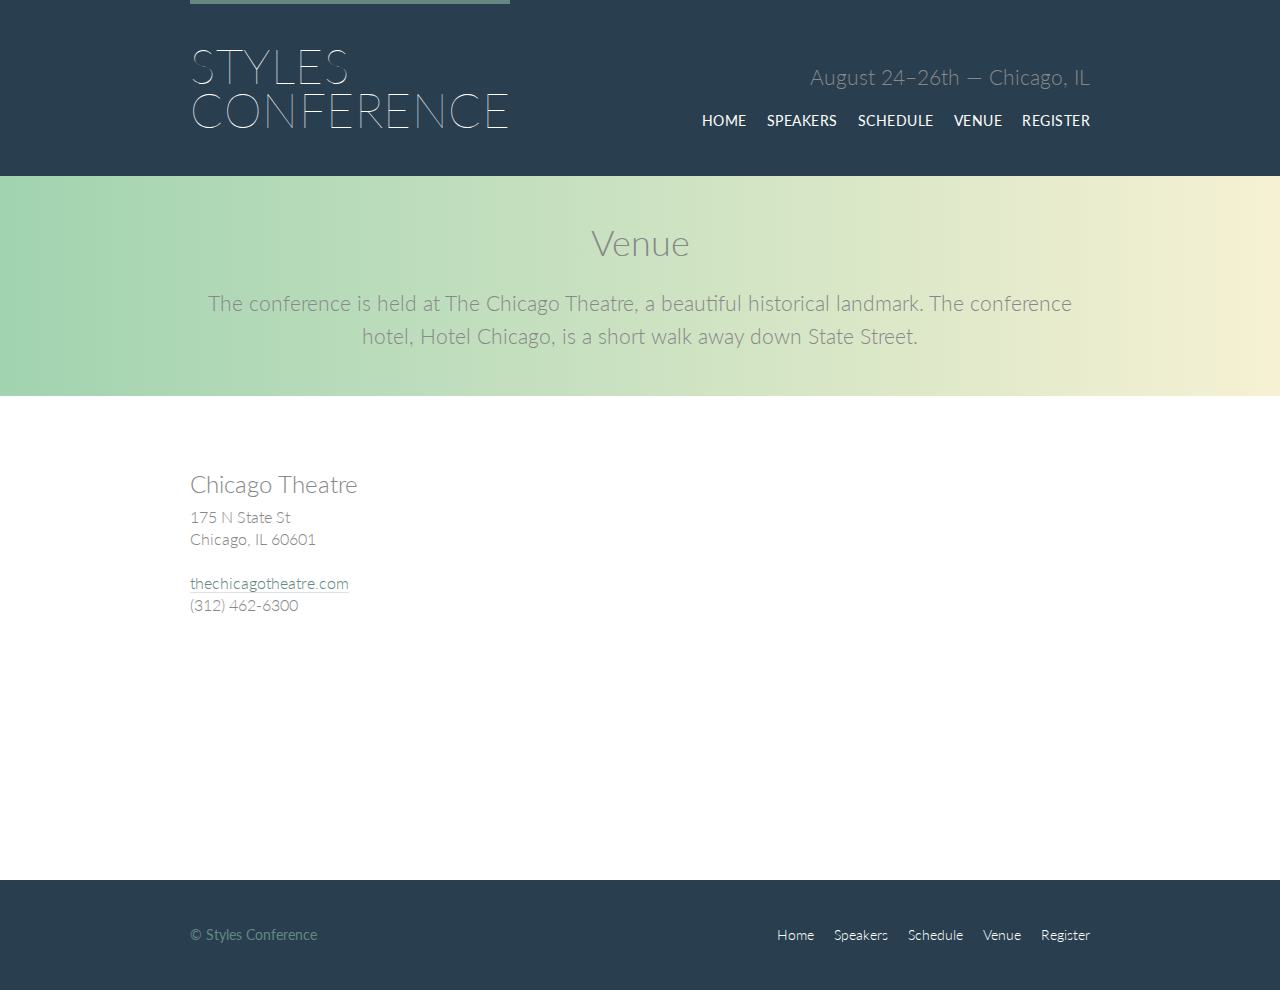
<file: venue.html>
<!DOCTYPE html>
<html lang="en">

  <head>
    <meta charset="utf-8">
    <title>Venue - Styles Conference</title>
    <link rel="stylesheet" href="assets/stylesheets/main.css">
    <link rel="stylesheet" href="http://fonts.googleapis.com/css?family=Lato:100,300,400">
  </head>

  <body>

    <!-- Header -->

    <header class="primary-header container group">

      <h1 class="logo">
        <a href="index.html">Styles <br> Conference</a>
      </h1>

      <h3 class="tagline">August 24&ndash;26th &mdash; Chicago, IL</h3>

      <nav class="nav primary-nav">
        <ul>
          <li><a href="index.html">Home</a></li><!--
          --><li><a href="speakers.html">Speakers</a></li><!--
          --><li><a href="schedule.html">Schedule</a></li><!--
          --><li><a href="venue.html">Venue</a></li><!--
          --><li><a href="register.html">Register</a></li>
        </ul>
      </nav>

    </header>

    <!-- Lead -->

    <section class="row-alt">
      <div class="lead container">

        <h1>Venue</h1>

        <p>The conference is held at The Chicago Theatre, a beautiful historical landmark. The conference hotel, Hotel Chicago, is a short walk away down State Street.</p>

      </div>
    </section>
    <section class="row">
      <div class="grid">
    
        <section class="venue-theatre">

          <div class="col-1-3">
            <h2>Chicago Theatre</h2>
            <p>175 N State St <br> Chicago, IL 60601</p>
            <p><a href="http://www.thechicagotheatre.com/">thechicagotheatre.com</a> <br> (312) 462-6300</p>
          </div><!--
        
          --><iframe class="venue-map col-2-3" src="https://www.google.com/maps/embed?pb=!1m5!3m3!1m2!1s0x880e2ca55810a493%3A0x4700ddf60fcbfad6!2schicago+theatre!5e0!3m2!1sen!2sus!4v1388701393606"></iframe>
        
        </section>
        
    
        <section class="venue-hotel">
          <div class="col-1-3"></div>
          <frame class="col-2-3"></frame>
        </section>
    
      </div>
    </section>
    
    <!-- Footer -->

    <footer class="primary-footer container group">

      <small>&copy; Styles Conference</small>

      <nav class="nav">
        <ul>
          <li><a href="index.html">Home</a></li><!--
          --><li><a href="speakers.html">Speakers</a></li><!--
          --><li><a href="schedule.html">Schedule</a></li><!--
          --><li><a href="venue.html">Venue</a></li><!--
          --><li><a href="register.html">Register</a></li>
        </ul>
      </nav>

    </footer>

  </body>
</html>
</file>
<file: assets/stylesheets/main.css>
/* http://meyerweb.com/eric/tools/css/reset/
   v2.0 | 20110126
   License: none (public domain)
*/

html, body, div, span, applet, object, iframe,
h1, h2, h3, h4, h5, h6, p, blockquote, pre,
a, abbr, acronym, address, big, cite, code,
del, dfn, em, img, ins, kbd, q, s, samp,
small, strike, strong, sub, sup, tt, var,
b, u, i, center,
dl, dt, dd, ol, ul, li,
fieldset, form, label, legend,
table, caption, tbody, tfoot, thead, tr, th, td,
article, aside, canvas, details, embed,
figure, figcaption, footer, header, hgroup,
menu, nav, output, ruby, section, summary,
time, mark, audio, video {
  margin: 0;
  padding: 0;
  border: 0;
  font-size: 100%;
  font: inherit;
  vertical-align: baseline;
}
/* HTML5 display-role reset for older browsers */
article, aside, details, figcaption, figure,
footer, header, hgroup, menu, nav, section {
  display: block;
}
body {
  line-height: 1;
}
ol, ul {
  list-style: none;
}
blockquote, q {
  quotes: none;
}
blockquote:before, blockquote:after,
q:before, q:after {
  content: '';
  content: none;
}
table {
  border-collapse: collapse;
  border-spacing: 0;
}
/*
  ========================================
  Custom styles
  ========================================
*/
body {
  background: #293f50;
  color: #888;
  font: 300 16px/22px "Lato", "Open Sans", "Helvetica Neue", Helvetica, Arial, sans-serif;
}


/*
  ========================================
  Grid
  ========================================
*/

*,
*:before,
*:after {
  -webkit-box-sizing: border-box;
     -moz-box-sizing: border-box;
          box-sizing: border-box;
}
.container {
  margin: 0 auto;
  padding-left: 30px;
  padding-right: 30px;
  width: 960px;
}

/*
  ========================================
  Typography
  ========================================
*/

h1, h3, h4, h5, p {
  margin-bottom: 22px;
}

/*
  ========================================
  Buttons
  ========================================
*/

.btn {
  border-radius: 5px;
  display: inline-block;
  margin: 0;
  color: #fff;
  cursor: pointer;
  font-weight: 400;
  letter-spacing: .5px;
  text-transform: uppercase;
}
.btn-alt {
  border: 1px solid #fff;
  padding: 10px 30px;
}
.btn-alt:hover {
  background: #fff;
  color: #648880;
}

/*
  ========================================
  Home
  ========================================
*/

.hero {
  color: #fff;
  padding: 22px 80px 66px 80px;
  line-height: 44px;
  text-align:center;
}
.hero h2{
  font-size:36px;
}
.hero p{
  font-size:24px;
  font-weight: 100;
}
/*
  ========================================
  Speakers
  ========================================
*/
  
.speaker-info {
  border: 1px solid #dfe2e5;
  border-radius: 5px;
  margin-top: 88px;
  padding-bottom: 22px;
  text-align: center;
}
.speaker{
  margin-bottom: 44px;
}
.speaker-info img {
  border-radius: 50%;
  height: 130px;
  margin: -66px 0 22px 0;
  vertical-align: top;
}


/*
  ========================================
  Clearfix
  ========================================
*/
.group:before,
.group:after {
  content: "";
  display: table;
}
.group:after {
  clear: both;
}
.group {
  clear: both;
  *zoom: 1;
}

/*
  ========================================
  Rows
  ========================================
*/
.row,
.row-alt{
  min-width: 960px;
}
.row {
  background: #fff;
  padding: 66px 0 44px 0;
}
.row-alt {
  background: #cbe2c1;
  background: -webkit-linear-gradient(to right, #a1d3b0, #f6f1d3);
  background: -moz-linear-gradient(to right, #a1d3b0, #f6f1d3);
  background: linear-gradient(to right, #a1d3b0, #f6f1d3);
  padding: 44px 0 22px 0;
}

}
h1, h2, h3, h4 {
  color: #648880;
}
h1 {
  font-size: 36px;
  line-height: 44px;
}
h2 {
  font-size: 24px;
  line-height: 44px;
}
h3 {
  font-size: 21px;
}
h4 {
  font-size: 18px;
}
h5 {
  color: #a9b2b9;
  font-size: 14px;
  font-weight: 400;
  text-transform: uppercase;
}
strong {
  font-weight: 400;
}
cite, em {
  font-style: italic;
}
/*
  ========================================
  Leads
  ========================================
*/

.lead {
  text-align: center;
}
.lead p {
  font-size: 21px;
  line-height: 33px;
}


/*
  ========================================
  Links
  ========================================
*/
.primary-header a,
.primary-footer a {
  color: #fff;
}
.primary-header a:hover,
.primary-footer a:hover {
  color: #648880;
}

a:hover {
  color: #a9b2b9;
}
a {
  color: #648880;
  text-decoration: none;
}
p a {
  border-bottom: 1px solid #dfe2e5;
}

/*
  ========================================
  Primary header
  ========================================
*/

.logo {
  float: left;
}
.logo {
  border-top: 4px solid #648880;
  float: left;
  font-size: 48px;
  font-weight: 100;
  letter-spacing: .5px;
  line-height: 44px;
  padding: 40px 0 22px 0;
  text-transform: uppercase;

}
.tagline{
  margin: 66px 0 22px 0;
  text-align: right;
}
.primary-nav{
  font-size: 14px;
  font-weight: 400;
  letter-spacing: .5px;
  text-transform: uppercase;
}

/*
  ========================================
  Navigation
  ========================================
*/
.nav li {
  display: inline-block;
  margin: 0 10px;
  vertical-align: top;
}
.nav {
  text-align: right;
}
.nav li:last-child {
  margin-right: 0;
}

/*
  ========================================
  Primary footer
  ========================================
*/

.primary-footer small {
  float: left;
  font-weight: 400;
}
.primary-footer {
   padding-bottom: 44px;
   padding-top: 44px;
   color: #648880;
   font-size: 14px;
}


.col-1-3 {
  width: 33.33%;
}
.col-2-3 {
  width: 66.66%;
}

.col-1-3,
.col-2-3 {
  display: inline-block;
  vertical-align: top;
}

.grid,
.col-1-3,
.col-2-3 {
   padding-left: 15px;
   padding-right: 15px;
}

.container,
.grid {
  margin: 0 auto;
  width: 960px;
}
.container {
  padding-left: 30px;
  padding-right: 30px;
}
.teaser img {
  border-radius: 5px;
  display: block;
  margin-bottom: 22px;
  max-width: 100%
}
/*
  ========================================
  Venue
  ========================================
*/

.venue-theatre {
  margin-bottom: 66px;
}
.venue-hotel {
  margin-bottom: 22px;
}
.venue-map{
  height:264px;
}
</file>
